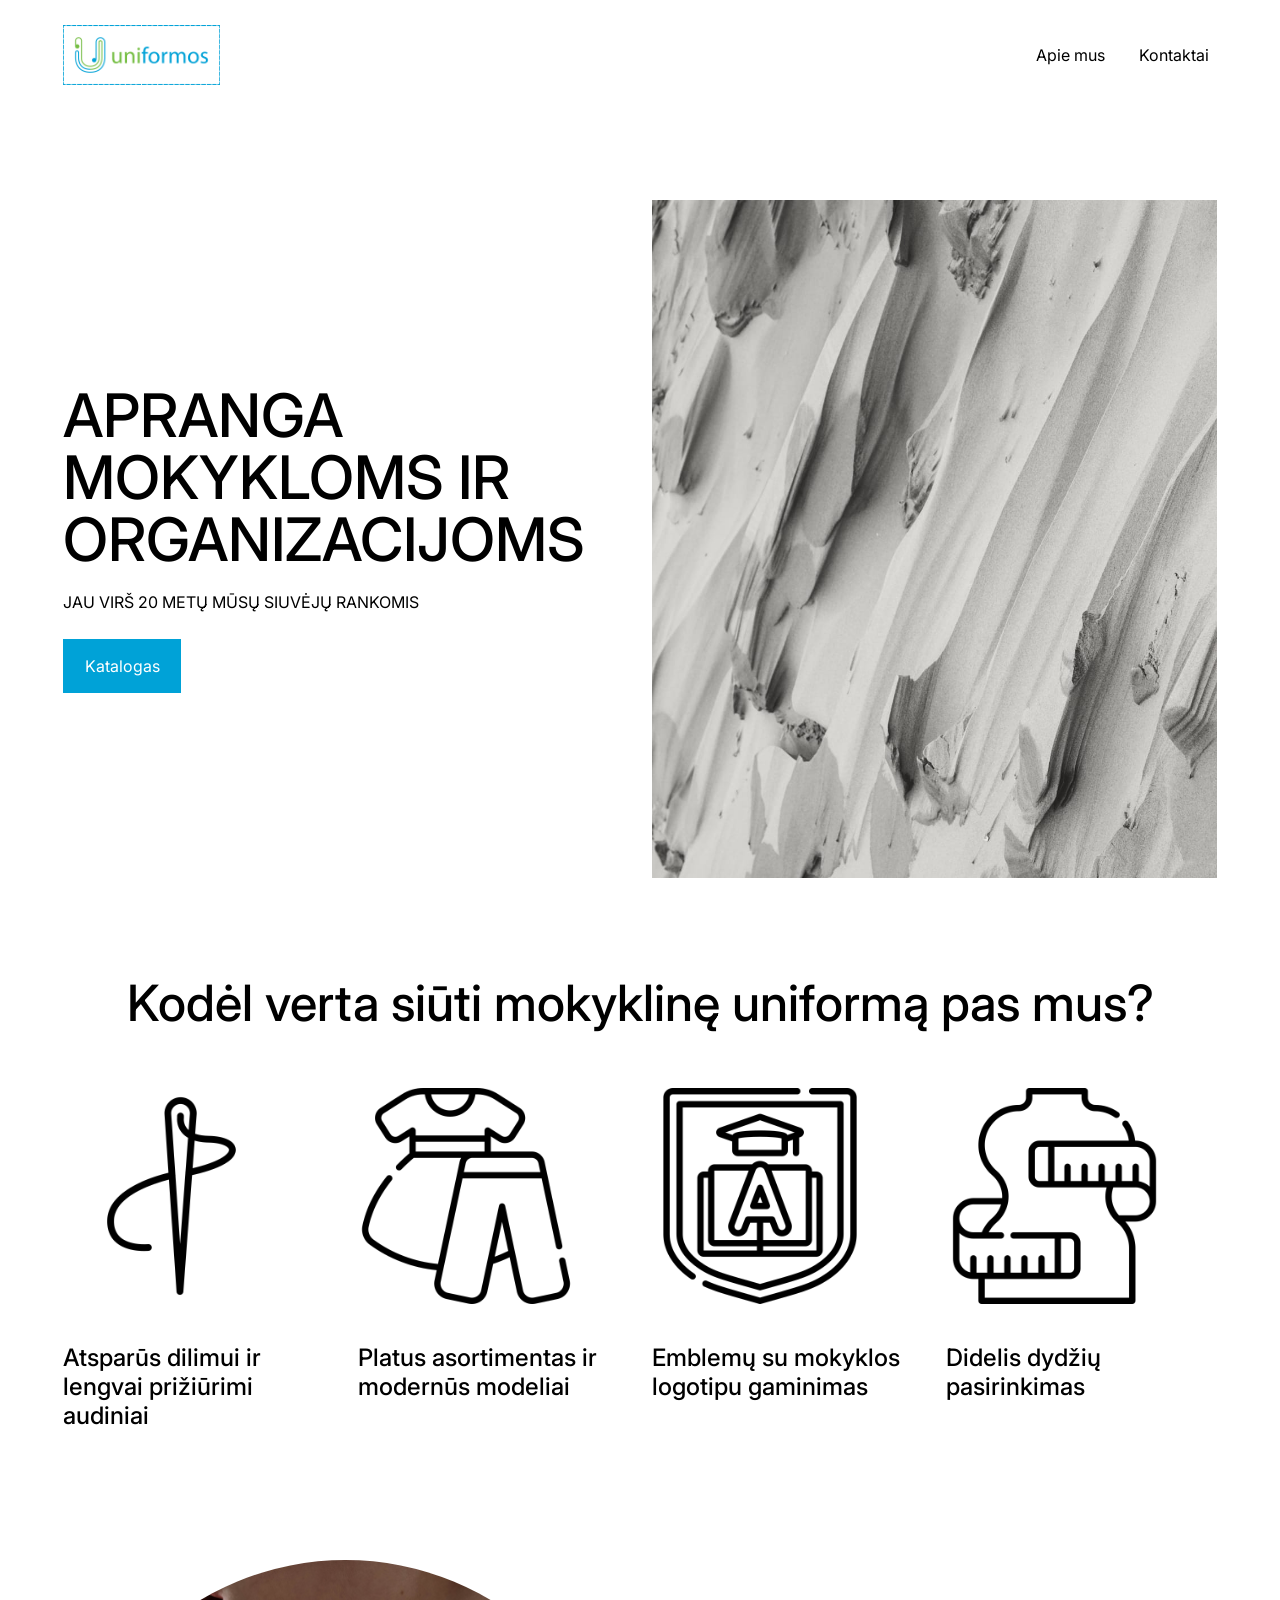
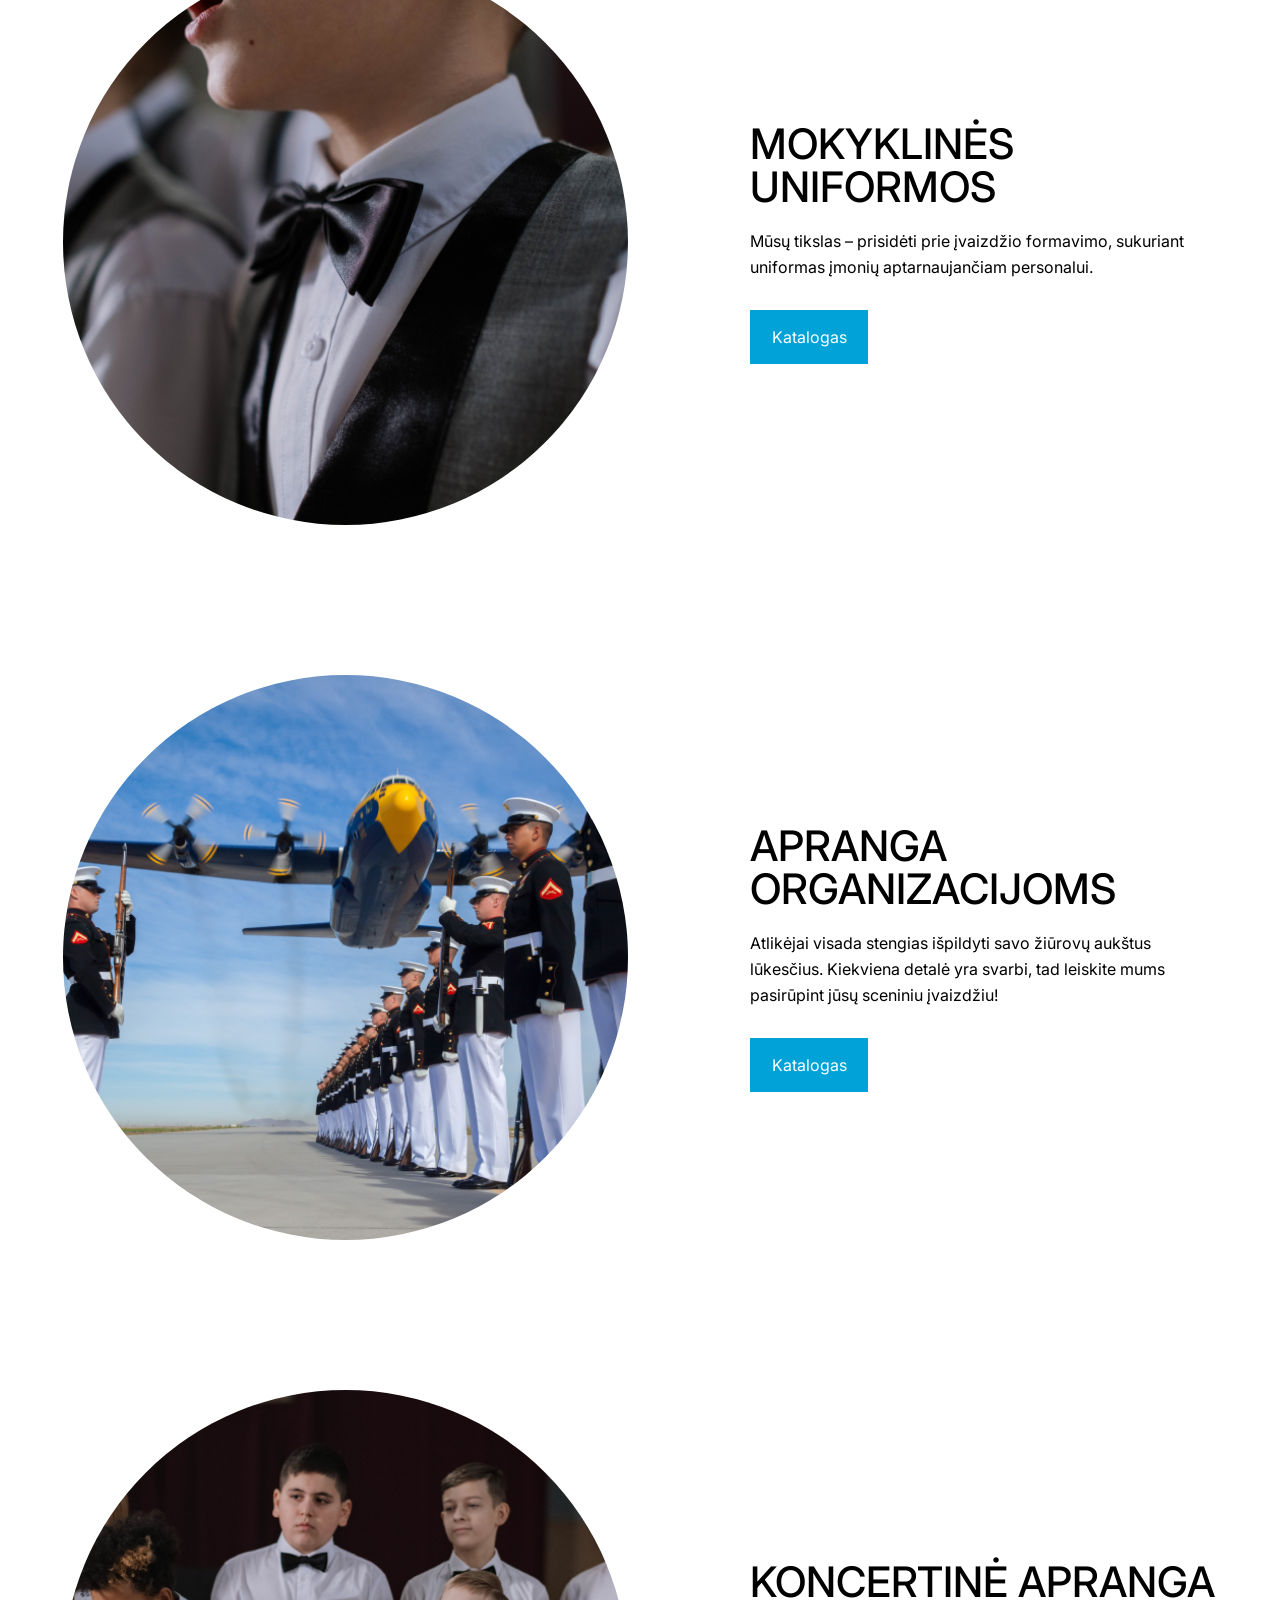
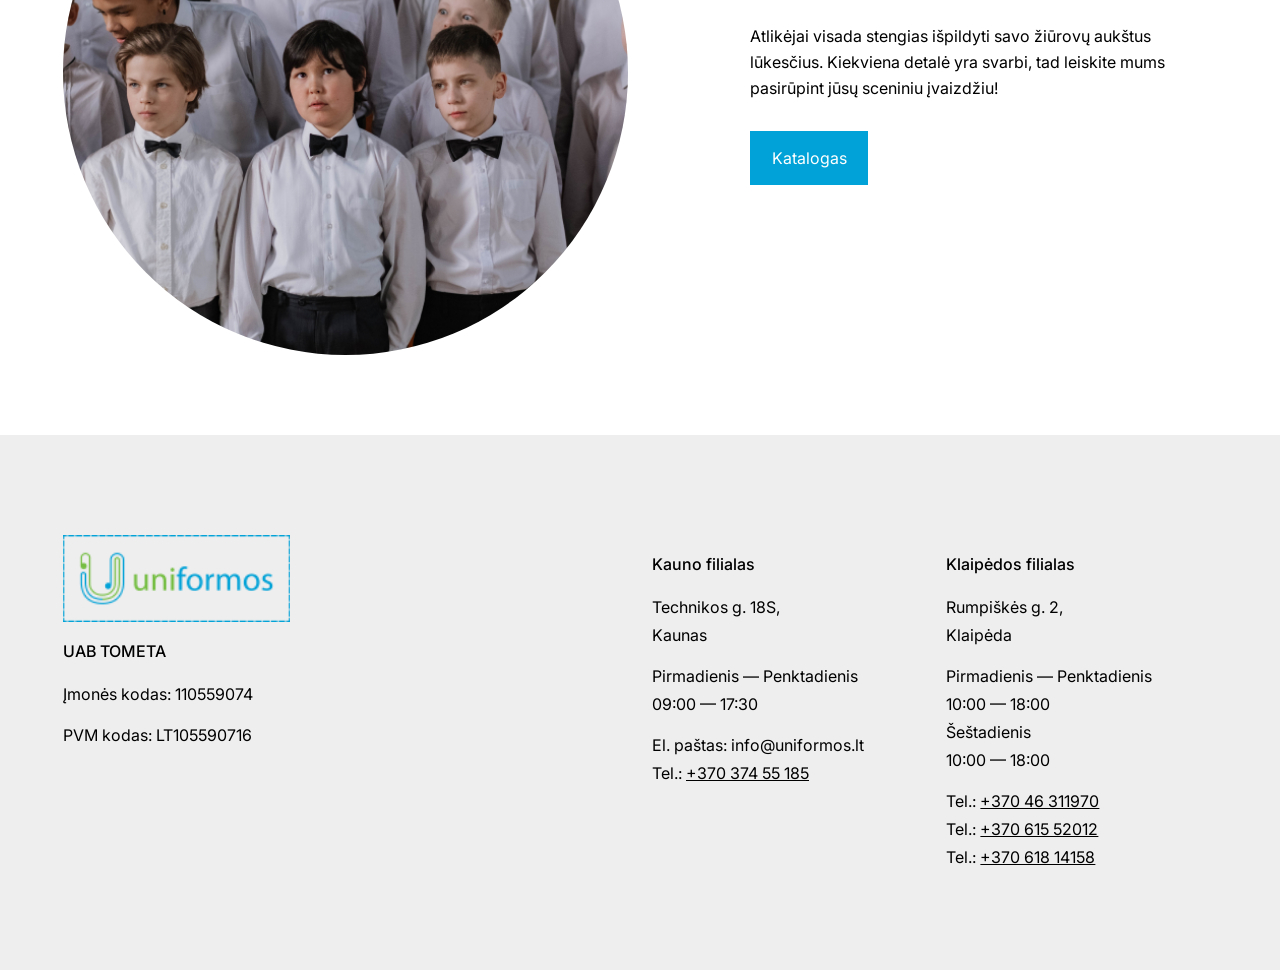
<file: Pages/index.html>
<!DOCTYPE html>
<html lang="en">

<head>
    <meta charset="UTF-8">
    <meta name="viewport" content="width=device-width, initial-scale=1.0">
    <title>uniformos – Mokyklinės uniformos, kostiumai</title>
    <link rel="icon" type="image/png" href="../Images/logo.png">
<link rel="stylesheet" href="https://cdn.jsdelivr.net/npm/bootstrap@5.3.3/dist/css/bootstrap.min.css">
<link rel="stylesheet" href="https://cdnjs.cloudflare.com/ajax/libs/font-awesome/6.0.0-beta3/css/all.min.css">
<link rel="stylesheet" href="../CSS/common.css">
<link rel="stylesheet" href="../CSS/index.css">
<link rel="stylesheet" href="../CSS/responsive.css">
</head>
<body>
    <!-- =================================navbar markup start=========================== -->
    <nav class="navbar navbar-expand-lg">
        <div class="container">
            <a class="navbar-brand" href="../Pages/index.html">
                <picture>
                    <img class="navbar-logo" src="../Images/logo.png" alt="Logo">
                </picture>
            </a>
            <button class="navbar-toggler" type="button" data-bs-toggle="collapse" data-bs-target="#navbarNav"
                aria-controls="navbarNav" aria-expanded="false" aria-label="Toggle navigation">
                <span class="collapsed-bar"><i class="fa-solid fa-xmark"></i></span>
                <span class="collapsed-x"><i class="fa-solid fa-bars"></i></span>
            </button>
            <div class="collapse navbar-collapse" id="navbarNav">
                <ul class="navbar-nav">
                    <li class="nav-item">
                        <a class="nav-link" aria-current="page" href="../Pages/about.html">Apie mus</a>
                    </li>
                    <li class="nav-item">
                        <a class="nav-link" aria-current="page" href="../Pages/contact.html">Kontaktai</a>
                    </li>
                </ul>
            </div>
        </div>
    </nav>
    <!-- --------------------------------navbar markup end------------------------------ -->
    <!-- =================================Banner markup start=========================== -->
    <section id="banner-part">
        <div class="container">
            <div class="row align-items-center">
                <div class="col-lg-6 col-md-6">
                    <div class="banner-content">
                        <div class="banner-text">
                            <h1 class="banner-heading">APRANGA MOKYKLOMS IR ORGANIZACIJOMS</h1>
                            <p class="banner-description">JAU VIRŠ 20 METŲ MŪSŲ SIUVĖJŲ RANKOMIS</p>
                        </div>
                        <div class="banner-button">
                            <a class="common-btn" href="#">Katalogas</a>
                        </div>
                    </div>
                </div>
                <div class="col-lg-6 col-md-6">
                    <div class="banner-image">
                        <picture>
                            <img class="img-fluid w-100" src="../Images/home.png" alt="Banner Image">
                        </picture>
                    </div>
                </div>
            </div>
        </div>
    </section>
    <!-- --------------------------------Banner markup end------------------------------ -->
    <!-- =================================Why Choose Us markup start=========================== -->
    <section id="why-choose-us">
        <div class="container">
            <div class="row">
                <div class="col-lg-12">
                    <div class="section-header">
                        <h2 class="section-title">Kodėl verta siūti mokyklinę uniformą pas mus?</h2>
                    </div>
                </div>
            </div>
            <div class="row why-choose-us-row">
                <div class="col-lg-3 col-md-3">
                    <div class="feature-item">
                        <picture>
                            <img class="feature-img img-fluid" src="../Images/whyChooseUs.png"
                                alt="Durable and easy to maintain fabrics">
                        </picture>
                        <p class="feature-summary">Atsparūs dilimui ir lengvai prižiūrimi audiniai</p>
                    </div>
                </div>
                <div class="col-lg-3 col-md-3">
                    <div class="feature-item">
                        <picture>
                            <img class="feature-img img-fluid" src="../Images/whyChooseUs2.png"
                                alt="Wide range and modern designs">
                        </picture>
                        <p class="feature-summary">Platus asortimentas ir modernūs modeliai</p>
                    </div>
                </div>
                <div class="col-lg-3 col-md-3">
                    <div class="feature-item">
                        <picture>
                            <img class="feature-img img-fluid" src="../Images/whyChooseUs3.png"
                                alt="Production of emblems with the school logo">
                        </picture>
                        <p class="feature-summary">Emblemų su mokyklos logotipu gaminimas</p>
                    </div>
                </div>
                <div class="col-lg-3 col-md-3">
                    <div class="feature-item">
                        <picture>
                            <img class="feature-img img-fluid" src="../Images/whyChooseUs4.png"
                                alt="Wide range of sizes">
                        </picture>
                        <p class="feature-summary">Didelis dydžių pasirinkimas</p>
                    </div>
                </div>
            </div>
        </div>
    </section>

    <!-- --------------------------------Why Choose Us markup end------------------------------ -->
    <!-- =================================uniform markup start=========================== -->
    <section id="uniform-section">
        <div class="container">
            <div class="row">
                <div class="col-lg-12">
                    <div class="uniform-content">
                        <div class="row align-items-center">
                            <div class="col-lg-6 col-md-6">
                                <div class="uniform-image">
                                    <picture>
                                        <img class="uniform-img img-fluid w-100" src="../Images/uniform.png"
                                            alt="School Uniform">
                                    </picture>
                                </div>
                            </div>
                            <div class="col-lg-5 col-md-6 offset-lg-1">
                                <div class="uniform-details">
                                    <h2 class="uniform-title">MOKYKLINĖS UNIFORMOS</h2>
                                    <p class="uniform-description">Mūsų tikslas – prisidėti prie įvaizdžio formavimo,
                                        sukuriant uniformas įmonių aptarnaujančiam personalui.</p>
                                    <div class="uniform-button">
                                        <a class="common-btn" href="#">Katalogas</a>
                                    </div>
                                </div>
                            </div>
                        </div>
                        <div class="row align-items-center">
                            <div class="col-lg-6 col-md-6">
                                <div class="uniform-image">
                                    <picture>
                                        <img class="uniform-img img-fluid w-100" src="../Images/uniform2.png"
                                            alt="Corporate Uniform">
                                    </picture>
                                </div>
                            </div>
                            <div class="col-lg-5 col-md-6 offset-lg-1">
                                <div class="uniform-details">
                                    <h2 class="uniform-title">APRANGA ORGANIZACIJOMS</h2>
                                    <p class="uniform-description">Atlikėjai visada stengias išpildyti savo žiūrovų
                                        aukštus lūkesčius. Kiekviena detalė yra svarbi, tad leiskite mums pasirūpint
                                        jūsų sceniniu įvaizdžiu!</p>
                                    <div class="uniform-button">
                                        <a class="common-btn" href="#">Katalogas</a>
                                    </div>
                                </div>
                            </div>
                        </div>
                        <div class="row align-items-center">
                            <div class="col-lg-6 col-md-6">
                                <div class="uniform-image">
                                    <picture>
                                        <img class="uniform-img img-fluid w-100" src="../Images/uniform3.png"
                                            alt="Concert Attire">
                                    </picture>
                                </div>
                            </div>
                            <div class="col-lg-5 col-md-6 offset-lg-1">
                                <div class="uniform-details">
                                    <h2 class="uniform-title">KONCERTINĖ APRANGA</h2>
                                    <p class="uniform-description">Atlikėjai visada stengias išpildyti savo žiūrovų
                                        aukštus lūkesčius. Kiekviena detalė yra svarbi, tad leiskite mums pasirūpint
                                        jūsų sceniniu įvaizdžiu!</p>
                                    <div class="uniform-button">
                                        <a class="common-btn" href="#">Katalogas</a>
                                    </div>
                                </div>
                            </div>
                        </div>
                    </div>
                </div>
            </div>
        </div>
    </section>

    <!-- --------------------------------uniform markup end------------------------------ -->
    <!-- =================================footer markup start=========================== -->
    <footer id="footer-section">
        <div class="container">
            <div class="row footer-row">
                <div class="col-lg-6 col-md-6">
                    <div class="footer-section-logo">
                        <a href="../Pages/index.html">
                            <picture>
                                <img class="footer-logo img-fluid" src="../Images/logo.png" alt="Company Logo">
                            </picture>
                        </a>
                    </div>
                    <div class="footer-company-info">
                        <h2 class="branch-title">UAB TOMETA</h2>
                        <ul class="company-list">
                            <li class="company-item">Įmonės kodas: 110559074</li>
                            <li class="company-item">PVM kodas: LT105590716</li>
                        </ul>
                    </div>
                </div>
                <div class="col-lg-3 col-md-3">
                    <div class="footer-branch">
                        <h2 class="branch-title">Kauno filialas</h2>
                        <ul class="branch-info">
                            <li class="branch-item">
                                <span>Technikos g. 18S,</span>
                                <span>Kaunas</span>
                            </li>
                            <li class="branch-item">
                                <span>Pirmadienis — Penktadienis</span>
                                <span>09:00 — 17:30</span>
                            </li>
                            <li class="branch-item">
                                <span>El. paštas: info@uniformos.lt</span>
                                <span>Tel.: <a href="tel:+37037455185">+370 374 55 185</a></span>
                            </li>
                        </ul>
                    </div>
                </div>
                <div class="col-lg-3 col-md-3">
                    <div class="footer-branch">
                        <h2 class="branch-title">Klaipėdos filialas</h2>
                        <ul class="branch-info">
                            <li class="branch-item">
                                <span>Rumpiškės g. 2,</span>
                                <span>Klaipėda</span>
                            </li>
                            <li class="branch-item">
                                <span>Pirmadienis — Penktadienis</span>
                                <span>10:00 — 18:00</span>
                                <span>Šeštadienis</span>
                                <span>10:00 — 18:00</span>
                            </li>
                            <li class="branch-item">
                                <span>Tel.: <a href="tel:+37046311970">+370 46 311970</a></span>
                                <span>Tel.: <a href="tel:+37061552012">+370 615 52012</a></span>
                                <span>Tel.: <a href="tel:+37061814158">+370 618 14158</a></span>
                            </li>
                        </ul>
                    </div>
                </div>
            </div>
        </div>
    </footer>
    <!-- --------------------------------footer markup end------------------------------ -->
    <script src="https://cdn.jsdelivr.net/npm/bootstrap@5.3.3/dist/js/bootstrap.bundle.min.js"></script>
    <script src="../Js/script.js"></script>
</body>
</html>
</file>
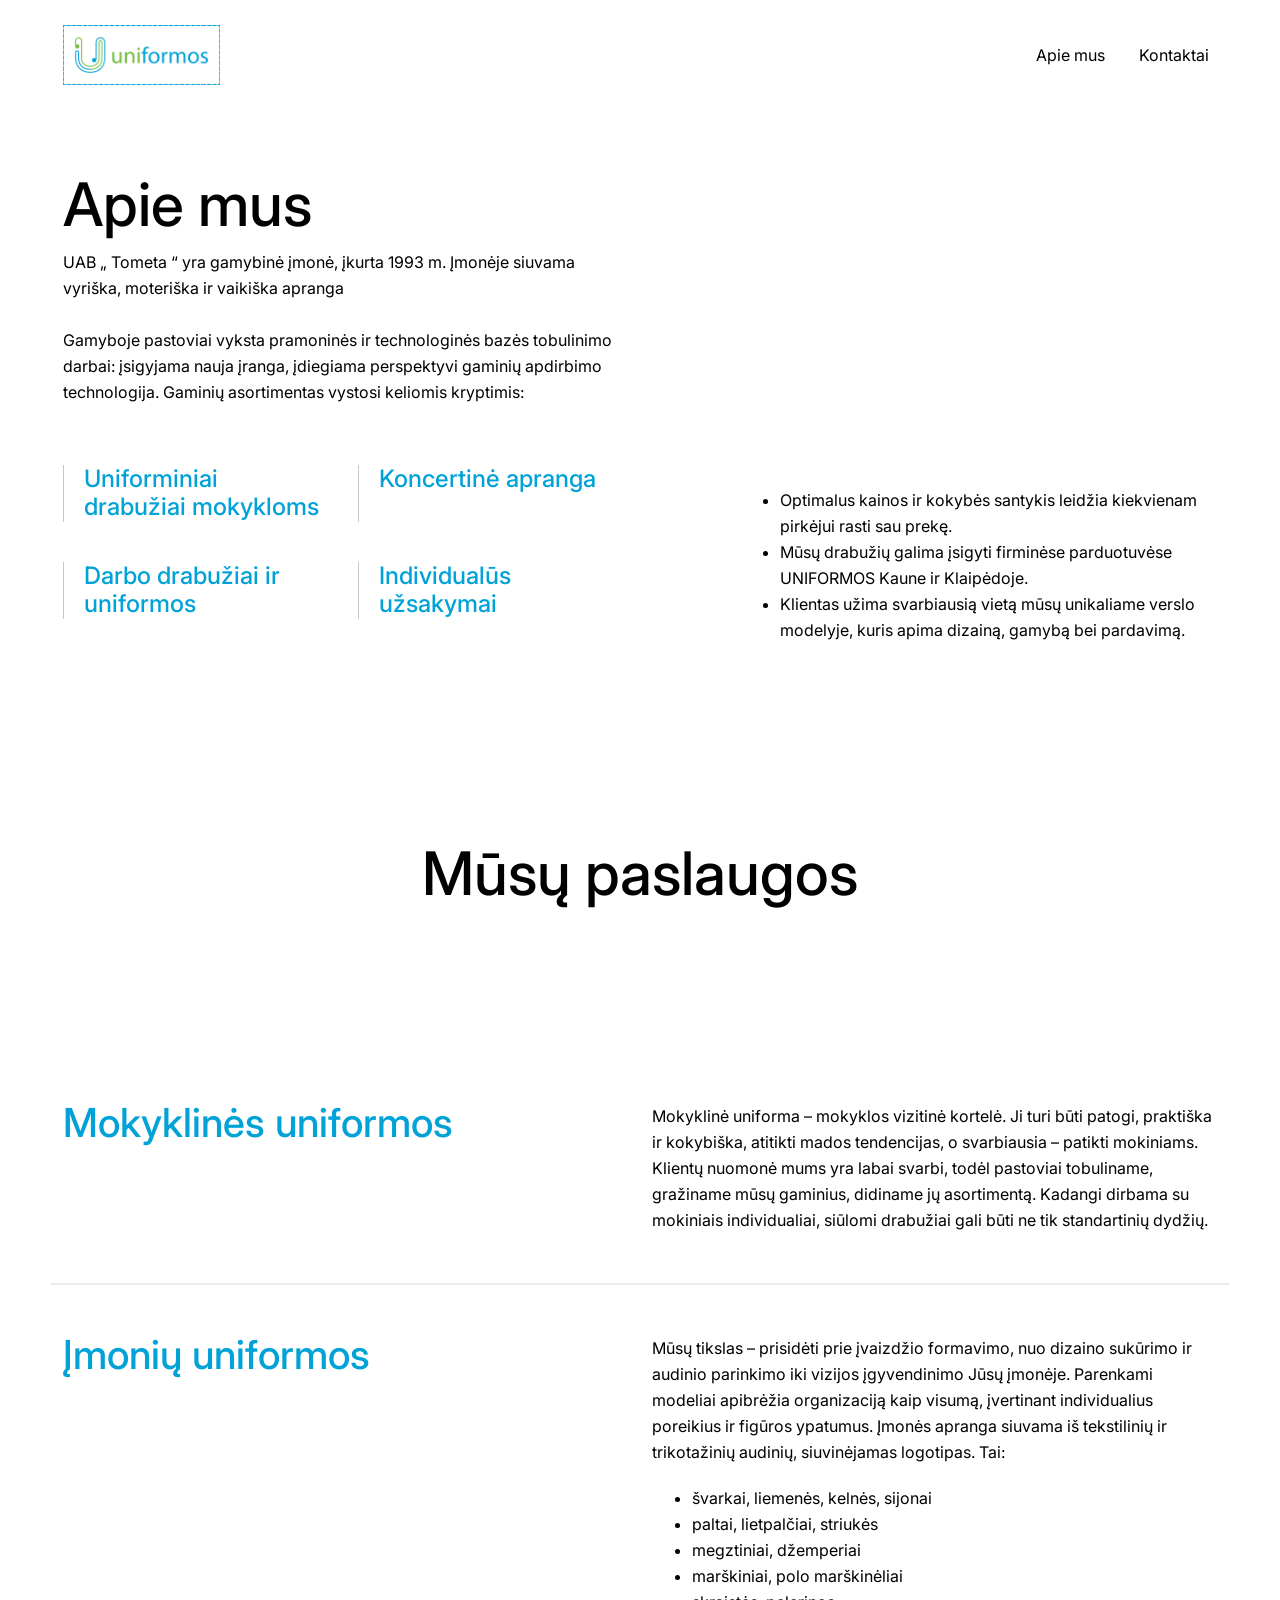
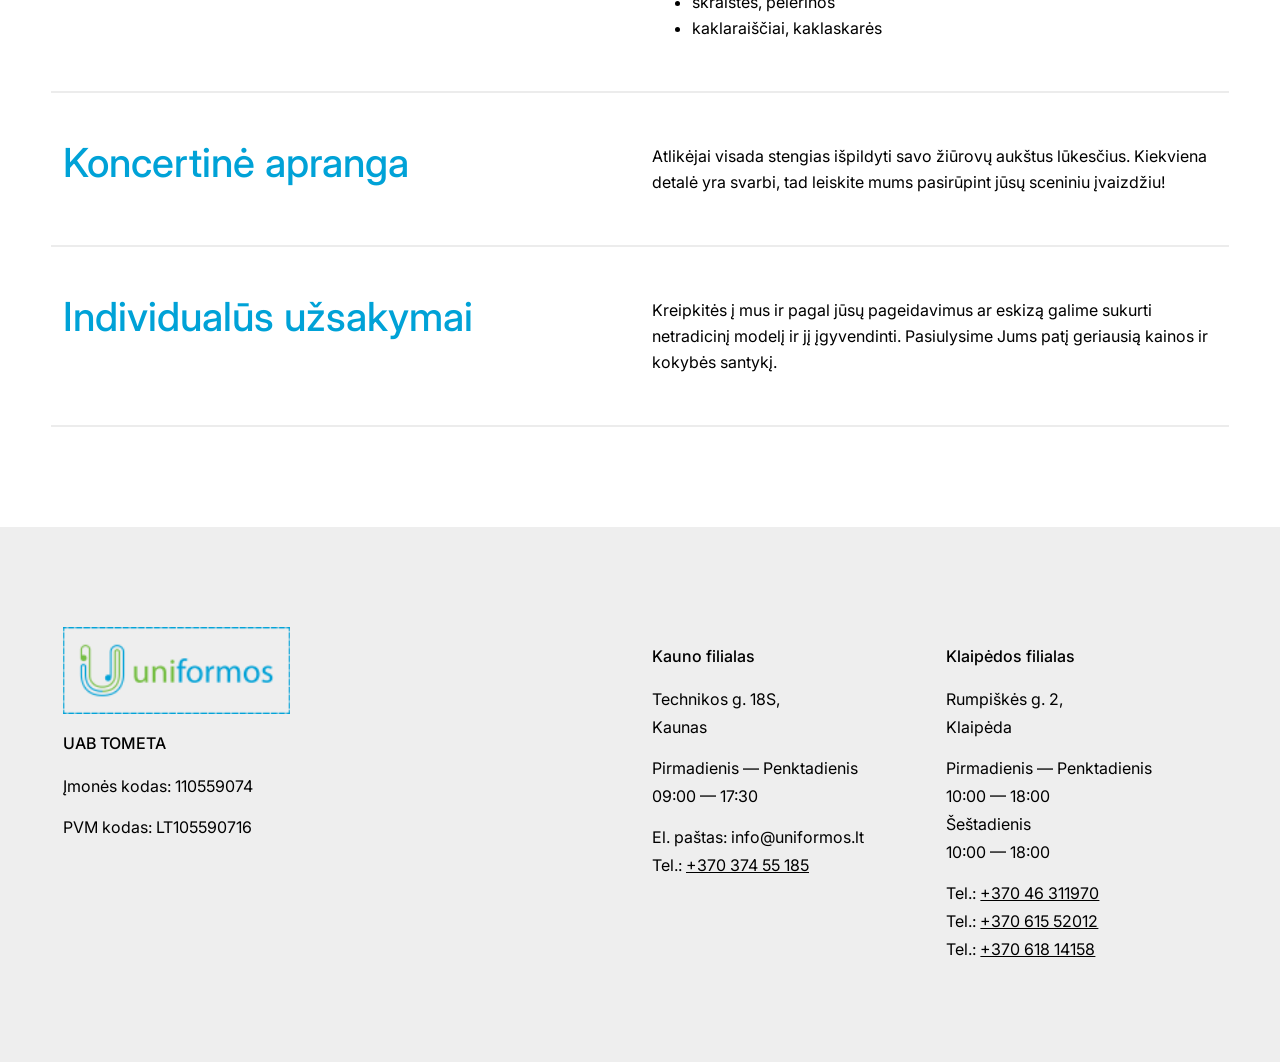
<file: about.html>
<!DOCTYPE html>
<html lang="en">

<head>
    <meta charset="UTF-8">
    <meta name="viewport" content="width=device-width, initial-scale=1.0">
    <title>About – uniformos</title>
    <link rel="icon" type="image/png" href="./Images/logo.png">
<link rel="stylesheet" href="https://cdnjs.cloudflare.com/ajax/libs/font-awesome/6.0.0-beta3/css/all.min.css">
<link rel="stylesheet" href="https://cdn.jsdelivr.net/npm/bootstrap@5.3.3/dist/css/bootstrap.min.css">
<link rel="stylesheet" href="./CSS/common.css">
<link rel="stylesheet" href="./CSS/index.css">
<link rel="stylesheet" href="./CSS/responsive.css">
</head>
<body>
    <!-- =================================navbar markup start=========================== -->
    <nav class="navbar navbar-expand-lg">
        <div class="container">
            <a class="navbar-brand" href="./home.html">
                <picture>
                    <img class="navbar-logo" src="./Images/logo.png" alt="Logo">
                </picture>
            </a>
            <button class="navbar-toggler" type="button" data-bs-toggle="collapse" data-bs-target="#navbarNav"
                aria-controls="navbarNav" aria-expanded="false" aria-label="Toggle navigation">
                <span class="collapsed-bar"><i class="fa-solid fa-xmark"></i></span>
                <span class="collapsed-x"><i class="fa-solid fa-bars"></i></span>
            </button>
            <div class="collapse navbar-collapse" id="navbarNav">
                <ul class="navbar-nav">
                    <li class="nav-item">
                        <a class="nav-link" aria-current="page" href="./about.html">Apie mus</a>
                    </li>
                    <li class="nav-item">
                        <a class="nav-link" aria-current="page" href="./contact.html">Kontaktai</a>
                    </li>
                </ul>
            </div>
        </div>
    </nav>
    <!-- --------------------------------navbar markup end------------------------------ -->
    <!-- =================================about us markup start=========================== -->
    <section id="aboutUs_part">
        <div class="container">
            <div class="row align-items-center">
                <div class="col-lg-6 col-md-6">
                    <div class="aboutUs_text">
                        <h2 class="aboutUs_title">Apie mus</h2>
                        <p class="aboutUs_summery">UAB „ Tometa “ yra gamybinė įmonė, įkurta 1993 m. Įmonėje siuvama
                            vyriška, moteriška ir vaikiška apranga <br> <br> Gamyboje pastoviai vyksta pramoninės ir
                            technologinės bazės tobulinimo darbai: įsigyjama nauja įranga, įdiegiama perspektyvi gaminių
                            apdirbimo technologija. Gaminių asortimentas vystosi keliomis kryptimis:</p>
                    </div>
                    <div class="aboutUs_left">
                        <div class="row aboutUs_left_row">
                            <div class="col-lg-6 col-md-6">
                                <div class="aboutUs_left_item">
                                    <h3>Uniforminiai <br> drabužiai mokykloms</h3>
                                </div>
                            </div>
                            <div class="col-lg-6 col-md-6">
                                <div class="aboutUs_left_item">
                                    <h3>Koncertinė apranga</h3>
                                </div>
                            </div>
                            <div class="col-lg-6 col-md-6">
                                <div class="aboutUs_left_item">
                                    <h3>Darbo drabužiai ir uniformos</h3>
                                </div>
                            </div>
                            <div class="col-lg-6 col-md-6">
                                <div class="aboutUs_left_item">
                                    <h3>Individualūs užsakymai</h3>
                                </div>
                            </div>
                        </div>
                    </div>
                </div>
                <div class="col-lg-5 col-md-6 offset-lg-1">
                    <div class="aboutUs_right">
                        <div class="aboutUs_video">
                            <iframe src="https://www.youtube.com/embed/fQ_tiCB25gk" frameborder="0"
                                allow="accelerometer; autoplay; clipboard-write; encrypted-media; gyroscope; picture-in-picture"
                                allowfullscreen></iframe>
                        </div>
                        <div class="about_right_summery">
                            <ul class="about_right_list">
                                <li class="about_right_item">Optimalus kainos ir kokybės santykis leidžia kiekvienam
                                    pirkėjui rasti sau prekę.</li>
                                <li class="about_right_item">Mūsų drabužių galima įsigyti firminėse parduotuvėse
                                    UNIFORMOS Kaune ir Klaipėdoje.</li>
                                <li class="about_right_item">Klientas užima svarbiausią vietą mūsų unikaliame verslo
                                    modelyje, kuris apima dizainą, gamybą bei pardavimą.</li>
                            </ul>
                        </div>
                    </div>
                </div>
            </div>
        </div>
    </section>
    <!-- --------------------------------about us markup end------------------------------ -->
    <!-- ================================= ourService markup start=========================== -->
    <section id="ourService">
        <div class="container">
            <div class="row">
                <div class="col-lg-12">
                    <div class="ourService_heading">
                        <h2 class="ourService_title">Mūsų paslaugos</h2>
                    </div>
                </div>
            </div>
            <div class="row ourService_row">
                <div class="col-lg-5 col-md-6">
                    <div class="ourService_head">
                        <h2 class="ourService_heading_title">Mokyklinės uniformos</h2>
                    </div>
                </div>
                <div class="col-lg-6 col-md-6 offset-lg-1">
                    <p class="ourService_summery">Mokyklinė uniforma – mokyklos vizitinė kortelė. Ji turi būti patogi,
                        praktiška ir kokybiška, atitikti mados tendencijas, o svarbiausia – patikti mokiniams. Klientų
                        nuomonė mums yra labai svarbi, todėl pastoviai tobuliname, gražiname mūsų gaminius, didiname jų
                        asortimentą. Kadangi dirbama su mokiniais individualiai, siūlomi drabužiai gali būti ne tik
                        standartinių dydžių.</p>
                </div>
            </div>
            <div class="row ourService_row">
                <div class="col-lg-5 col-md-6">
                    <div class="ourService_head">
                        <h2 class="ourService_heading_title">Įmonių uniformos</h2>
                    </div>
                </div>
                <div class="col-lg-6 col-md-6 offset-lg-1">
                    <p class="ourService_summery">Mūsų tikslas – prisidėti prie įvaizdžio formavimo, nuo dizaino
                        sukūrimo ir audinio parinkimo iki vizijos įgyvendinimo Jūsų įmonėje. Parenkami modeliai
                        apibrėžia organizaciją kaip visumą, įvertinant individualius poreikius ir figūros ypatumus.
                        Įmonės apranga siuvama iš tekstilinių ir trikotažinių audinių, siuvinėjamas logotipas. Tai:</p>
                    <ul class="ourService_list">
                        <li class="ourService_item">švarkai, liemenės, kelnės, sijonai</li>
                        <li class="ourService_item">paltai, lietpalčiai, striukės</li>
                        <li class="ourService_item">megztiniai, džemperiai</li>
                        <li class="ourService_item">marškiniai, polo marškinėliai</li>
                        <li class="ourService_item">skraistės, pelerinos</li>
                        <li class="ourService_item">kaklaraiščiai, kaklaskarės</li>
                    </ul>
                </div>
            </div>
            <div class="row ourService_row">
                <div class="col-lg-5 col-md-6">
                    <div class="ourService_head">
                        <h2 class="ourService_heading_title">Koncertinė apranga</h2>
                    </div>
                </div>
                <div class="col-lg-6 col-md-6 offset-lg-1">
                    <p class="ourService_summery">Atlikėjai visada stengias išpildyti savo žiūrovų aukštus lūkesčius.
                        Kiekviena detalė yra svarbi, tad leiskite mums pasirūpint jūsų sceniniu įvaizdžiu!</p>
                </div>
            </div>
            <div class="row ourService_row">
                <div class="col-lg-5 col-md-6">
                    <div class="ourService_head">
                        <h2 class="ourService_heading_title">Individualūs užsakymai</h2>
                    </div>
                </div>
                <div class="col-lg-6 col-md-6 offset-lg-1">
                    <p class="ourService_summery">Kreipkitės į mus ir pagal jūsų pageidavimus ar eskizą galime sukurti
                        netradicinį modelį ir jį įgyvendinti. Pasiulysime Jums patį geriausią kainos ir kokybės santykį.
                    </p>
                </div>
            </div>
        </div>
    </section>
    <!-- -------------------------------- ourService markup end------------------------------ -->
    <!-- =================================footer markup start=========================== -->
    <footer id="footer-section">
        <div class="container">
            <div class="row footer-row">
                <div class="col-lg-6 col-md-6">
                    <div class="footer-section-logo">
                        <a href="./home.html">
                            <picture>
                                <img class="footer-logo img-fluid" src="./Images/logo.png" alt="Company Logo">
                            </picture>
                        </a>
                    </div>
                    <div class="footer-company-info">
                        <h2 class="branch-title">UAB TOMETA</h2>
                        <ul class="company-list">
                            <li class="company-item">Įmonės kodas: 110559074</li>
                            <li class="company-item">PVM kodas: LT105590716</li>
                        </ul>
                    </div>
                </div>
                <div class="col-lg-3 col-md-3">
                    <div class="footer-branch">
                        <h2 class="branch-title">Kauno filialas</h2>
                        <ul class="branch-info">
                            <li class="branch-item">
                                <span>Technikos g. 18S,</span>
                                <span>Kaunas</span>
                            </li>
                            <li class="branch-item">
                                <span>Pirmadienis — Penktadienis</span>
                                <span>09:00 — 17:30</span>
                            </li>
                            <li class="branch-item">
                                <span>El. paštas: info@uniformos.lt</span>
                                <span>Tel.: <a href="tel:+37037455185">+370 374 55 185</a></span>
                            </li>
                        </ul>
                    </div>
                </div>
                <div class="col-lg-3 col-md-3">
                    <div class="footer-branch">
                        <h2 class="branch-title">Klaipėdos filialas</h2>
                        <ul class="branch-info">
                            <li class="branch-item">
                                <span>Rumpiškės g. 2,</span>
                                <span>Klaipėda</span>
                            </li>
                            <li class="branch-item">
                                <span>Pirmadienis — Penktadienis</span>
                                <span>10:00 — 18:00</span>
                                <span>Šeštadienis</span>
                                <span>10:00 — 18:00</span>
                            </li>
                            <li class="branch-item">
                                <span>Tel.: <a href="tel:+37046311970">+370 46 311970</a></span>
                                <span>Tel.: <a href="tel:+37061552012">+370 615 52012</a></span>
                                <span>Tel.: <a href="tel:+37061814158">+370 618 14158</a></span>
                            </li>
                        </ul>
                    </div>
                </div>
            </div>
        </div>
    </footer>
    <!-- --------------------------------footer markup end------------------------------ -->
    <script src="https://cdn.jsdelivr.net/npm/bootstrap@5.3.3/dist/js/bootstrap.bundle.min.js"></script>
    <script src="./Js/script.js"></script>
</body>

</html>
</file>
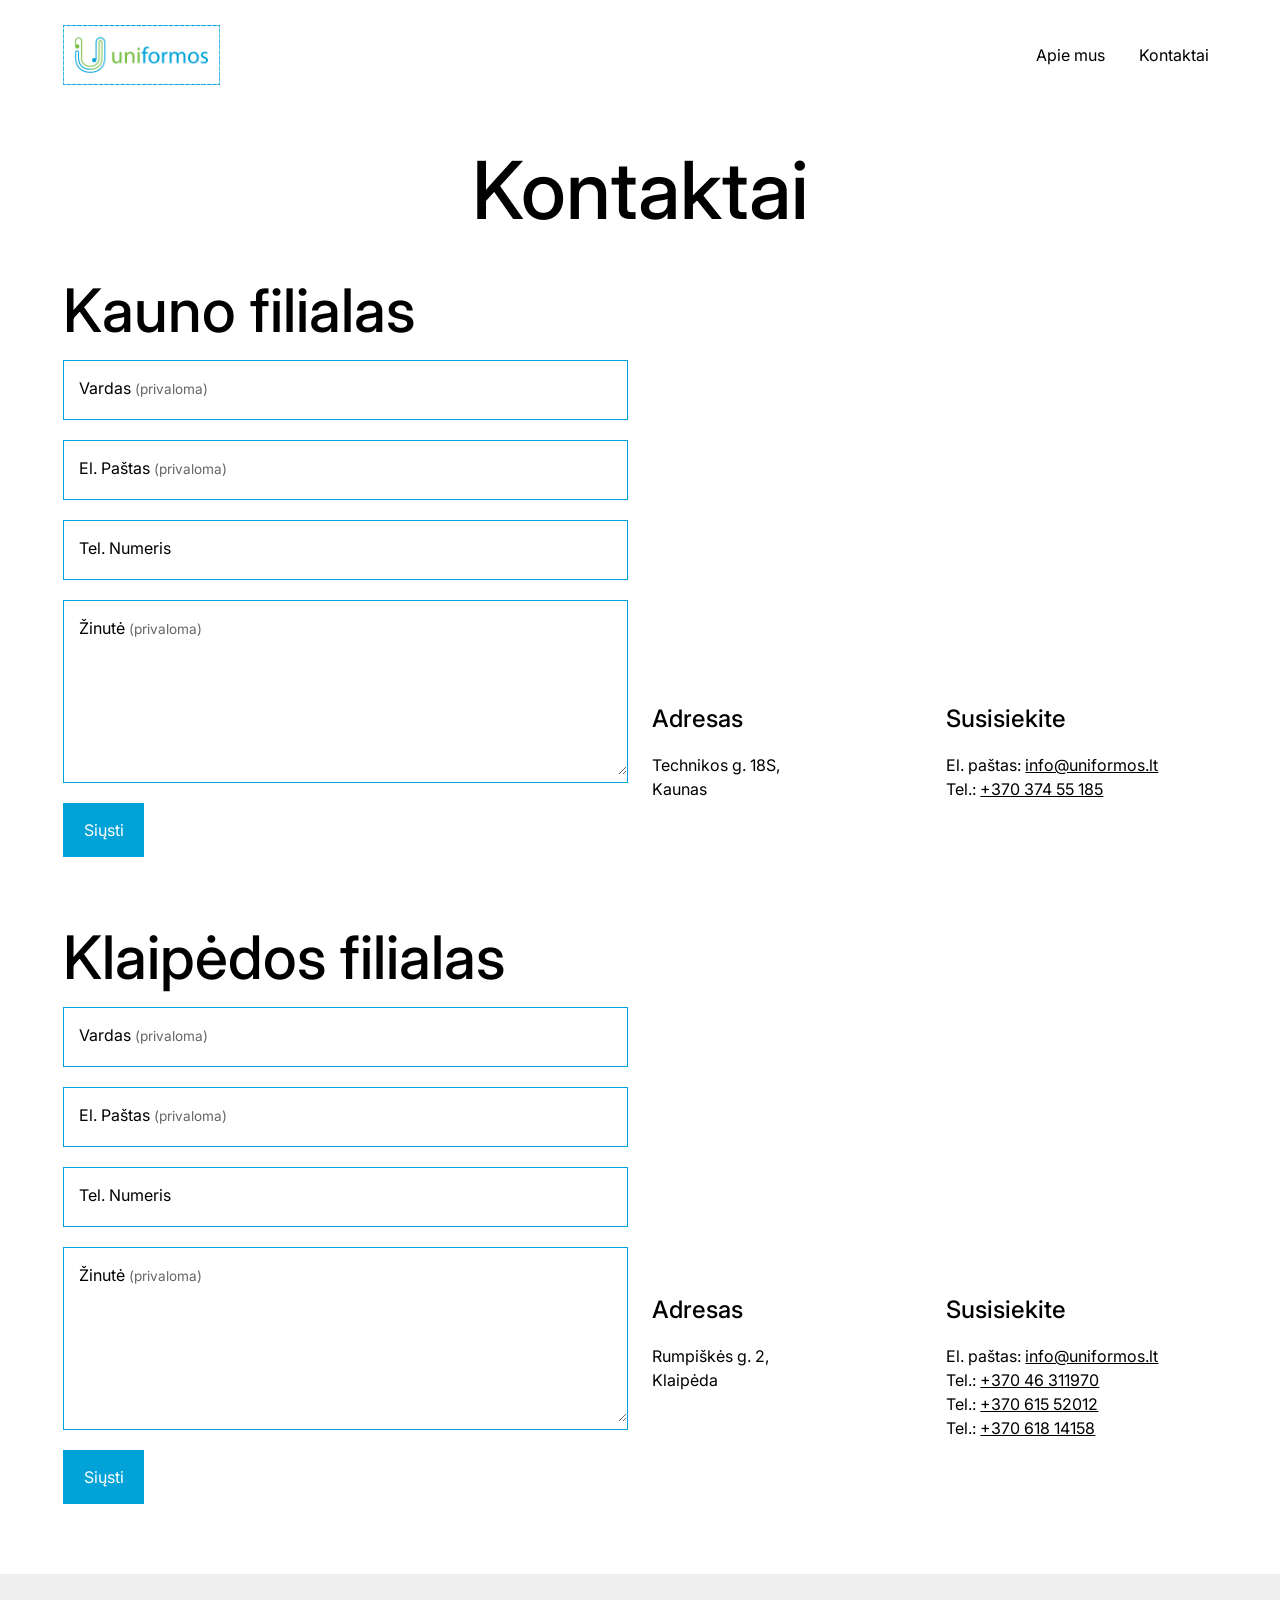
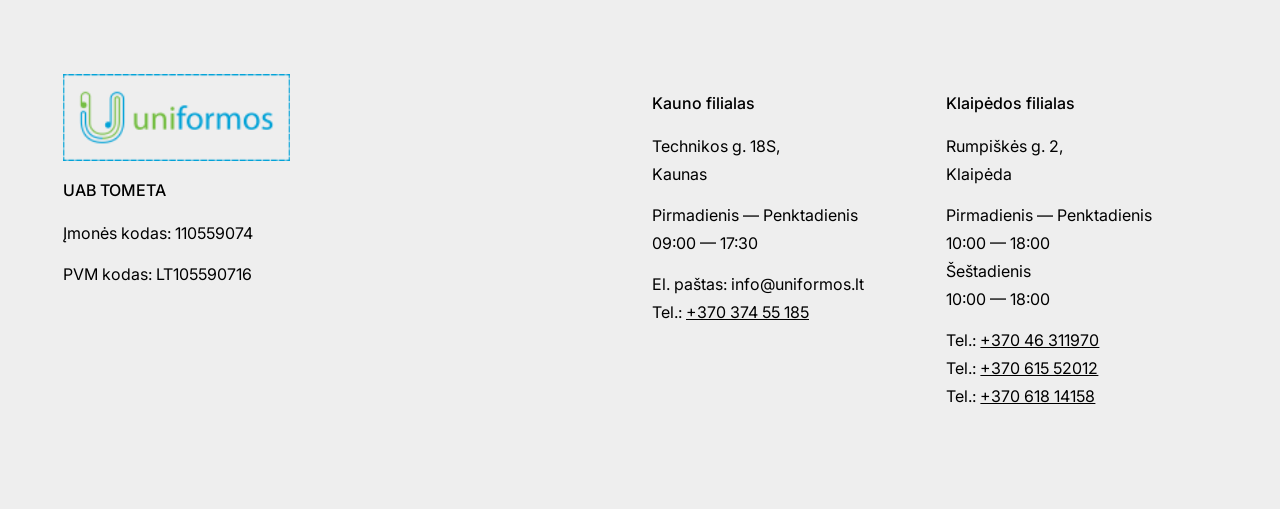
<file: contact.html>
<!DOCTYPE html>
<html lang="en">

<head>
    <meta charset="UTF-8">
    <meta name="viewport" content="width=device-width, initial-scale=1.0">
    <title>Contact – uniformos</title>
    <link rel="icon" type="image/png" href="./Images/logo.png">
<link rel="stylesheet" href="https://cdnjs.cloudflare.com/ajax/libs/font-awesome/6.0.0-beta3/css/all.min.css">
<link rel="stylesheet" href="https://cdn.jsdelivr.net/npm/bootstrap@5.3.3/dist/css/bootstrap.min.css">
<link rel="stylesheet" href="./CSS/common.css">
<link rel="stylesheet" href="./CSS/index.css">
<link rel="stylesheet" href="./CSS/responsive.css">
</head>
<body>
    <!-- =================================navbar markup start=========================== -->
    <nav class="navbar navbar-expand-lg">
        <div class="container">
            <a class="navbar-brand" href="./home.html">
                <picture>
                    <img class="navbar-logo" src="./Images/logo.png" alt="Logo">
                </picture>
            </a>
            <button class="navbar-toggler" type="button" data-bs-toggle="collapse" data-bs-target="#navbarNav"
                aria-controls="navbarNav" aria-expanded="false" aria-label="Toggle navigation">
                <span class="collapsed-bar"><i class="fa-solid fa-xmark"></i></span>
                <span class="collapsed-x"><i class="fa-solid fa-bars"></i></span>
            </button>
            <div class="collapse navbar-collapse" id="navbarNav">
                <ul class="navbar-nav">
                    <li class="nav-item">
                        <a class="nav-link" aria-current="page" href="./about.html">Apie mus</a>
                    </li>
                    <li class="nav-item">
                        <a class="nav-link" aria-current="page" href="./contact.html">Kontaktai</a>
                    </li>
                </ul>
            </div>
        </div>
    </nav>
    <!-- --------------------------------navbar markup end------------------------------ -->
    <!-- =================================Contact markup start=========================== -->
    <section id="contact-section">
        <div class="container">
            <div class="section-header">
                <h2 class="contact-title">Kontaktai</h2>
            </div>
            <div class="contact-content">
                <div class="row align-items-center">
                    <div class="col-lg-6 col-md-6">
                        <div class="contact-form-section">
                            <h3 class="form-title">Kauno filialas</h3>
                            <form id="contact-form" action="#">
                                <div class="form-group">
                                    <input type="text" name="name" id="name-input" required>
                                    <label class="form-label" for="name-input">Vardas <span
                                            class="required-indicator">(privaloma)</span></label>
                                </div>
                                <div class="form-group">
                                    <input type="email" name="email" id="email-input" required>
                                    <label class="form-label" for="email-input">El. Paštas <span
                                            class="required-indicator">(privaloma)</span></label>
                                </div>
                                <div class="form-group">
                                    <input type="tel" name="phone" id="phone-input" required>
                                    <label class="form-label" for="phone-input">Tel. Numeris</label>
                                </div>
                                <div class="form-group message-group">
                                    <textarea name="message" id="message-textarea" rows="6" required></textarea>
                                    <label class="form-label" for="message-textarea">Žinutė <span
                                            class="required-indicator">(privaloma)</span></label>
                                </div>
                                <div class="form-button">
                                    <button class="submit-button">Siųsti</button>
                                </div>
                            </form>
                        </div>
                    </div>
                    <div class="col-lg-6 col-md-6">
                        <div class="map-section">
                            <iframe
                                src="https://www.google.com/maps/embed?pb=!1m18!1m12!1m3!1d58563.279879240625!2d91.14204196347036!3d23.453069083679583!2m3!1f0!2f0!3f0!3m2!1i1024!2i768!4f13.1!3m3!1m2!1s0x37547f249815015d%3A0x549a77e542115f77!2sCumilla!5e0!3m2!1sen!2sbd!4v1723030865631!5m2!1sen!2sbd"
                                style="border:0;" allowfullscreen="" loading="lazy"
                                referrerpolicy="no-referrer-when-downgrade"></iframe>
                        </div>
                        <div class="row address-section">
                            <div class="col-lg-6 col-md-6">
                                <div class="address-col">
                                    <h2 class="address-title">Adresas</h2>
                                    <ul class="address-list">
                                        <li class="address-item">Technikos g. 18S,</li>
                                        <li class="address-item">Kaunas</li>
                                    </ul>
                                </div>
                            </div>
                            <div class="col-lg-6 col-md-6">
                                <div class="address-col">
                                    <h2 class="address-title">Susisiekite</h2>
                                    <ul class="address-list">
                                        <li class="address-item">El. paštas: <a class="address-link"
                                                href="mailto:info@uniformos.lt">info@uniformos.lt</a></li>
                                        <li class="address-item">Tel.: <a class="address-link"
                                                href="tel:+37037455185">+370 374 55 185</a></li>
                                    </ul>
                                </div>
                            </div>
                        </div>
                    </div>
                </div>
                <div class="row">
                    <div class="col-lg-6 col-md-6">
                        <div class="contact-form-section">
                            <h3 class="form-title">Klaipėdos filialas</h3>
                            <form id="contact-form" action="#">
                                <div class="form-group">
                                    <input type="text" name="name" id="name-input" required>
                                    <label class="form-label" for="name-input">Vardas <span
                                            class="required-indicator">(privaloma)</span></label>
                                </div>
                                <div class="form-group">
                                    <input type="email" name="email" id="email-input" required>
                                    <label class="form-label" for="email-input">El. Paštas <span
                                            class="required-indicator">(privaloma)</span></label>
                                </div>
                                <div class="form-group">
                                    <input type="tel" name="phone" id="phone-input" required>
                                    <label class="form-label" for="phone-input">Tel. Numeris</label>
                                </div>
                                <div class="form-group message-group">
                                    <textarea name="message" id="message-textarea" rows="6" required></textarea>
                                    <label class="form-label" for="message-textarea">Žinutė <span
                                            class="required-indicator">(privaloma)</span></label>
                                </div>
                                <div class="form-button">
                                    <button class="submit-button">Siųsti</button>
                                </div>
                            </form>
                        </div>
                    </div>
                    <div class="col-lg-6 col-md-6">
                        <div class="map-section">
                            <iframe
                                src="https://www.google.com/maps/embed?pb=!1m18!1m12!1m3!1d58563.279879240625!2d91.14204196347036!3d23.453069083679583!2m3!1f0!2f0!3f0!3m2!1i1024!2i768!4f13.1!3m3!1m2!1s0x37547f249815015d%3A0x549a77e542115f77!2sCumilla!5e0!3m2!1sen!2sbd!4v1723030865631!5m2!1sen!2sbd"
                                style="border:0;" allowfullscreen="" loading="lazy"
                                referrerpolicy="no-referrer-when-downgrade"></iframe>
                        </div>
                        <div class="row address-section">
                            <div class="col-lg-6 col-md-6">
                                <div class="address-col">
                                    <h2 class="address-title">Adresas</h2>
                                    <ul class="address-list">
                                        <li class="address-item">Rumpiškės g. 2,</li>
                                        <li class="address-item">Klaipėda</li>
                                    </ul>
                                </div>
                            </div>
                            <div class="col-lg-6 col-md-6">
                                <div class="address-col">
                                    <h2 class="address-title">Susisiekite</h2>
                                    <ul class="address-list">
                                        <li class="address-item">El. paštas: <a class="address-link"
                                                href="mailto:info@uniformos.lt">info@uniformos.lt</a></li>
                                        <li class="address-item">Tel.: <a class="address-link"
                                                href="tel:+37046311970">+370 46 311970</a></li>
                                        <li class="address-item">Tel.: <a class="address-link"
                                                href="tel:+37061552012">+370 615 52012</a></li>
                                        <li class="address-item">Tel.: <a class="address-link"
                                                href="tel:+37061814158">+370 618 14158</a></li>
                                    </ul>
                                </div>
                            </div>
                        </div>
                    </div>
                </div>
            </div>
        </div>
    </section>
    <!-- --------------------------------Contact markup end------------------------------ -->
    <!-- =================================footer markup start=========================== -->
    <footer id="footer-section">
        <div class="container">
            <div class="row footer-row">
                <div class="col-lg-6 col-md-6">
                    <div class="footer-section-logo">
                        <a href="./home.html">
                            <picture>
                                <img class="footer-logo img-fluid" src="./Images/logo.png" alt="Company Logo">
                            </picture>
                        </a>
                    </div>
                    <div class="footer-company-info">
                        <h2 class="branch-title">UAB TOMETA</h2>
                        <ul class="company-list">
                            <li class="company-item">Įmonės kodas: 110559074</li>
                            <li class="company-item">PVM kodas: LT105590716</li>
                        </ul>
                    </div>
                </div>
                <div class="col-lg-3 col-md-3">
                    <div class="footer-branch">
                        <h2 class="branch-title">Kauno filialas</h2>
                        <ul class="branch-info">
                            <li class="branch-item">
                                <span>Technikos g. 18S,</span>
                                <span>Kaunas</span>
                            </li>
                            <li class="branch-item">
                                <span>Pirmadienis — Penktadienis</span>
                                <span>09:00 — 17:30</span>
                            </li>
                            <li class="branch-item">
                                <span>El. paštas: info@uniformos.lt</span>
                                <span>Tel.: <a href="tel:+37037455185">+370 374 55 185</a></span>
                            </li>
                        </ul>
                    </div>
                </div>
                <div class="col-lg-3 col-md-3">
                    <div class="footer-branch">
                        <h2 class="branch-title">Klaipėdos filialas</h2>
                        <ul class="branch-info">
                            <li class="branch-item">
                                <span>Rumpiškės g. 2,</span>
                                <span>Klaipėda</span>
                            </li>
                            <li class="branch-item">
                                <span>Pirmadienis — Penktadienis</span>
                                <span>10:00 — 18:00</span>
                                <span>Šeštadienis</span>
                                <span>10:00 — 18:00</span>
                            </li>
                            <li class="branch-item">
                                <span>Tel.: <a href="tel:+37046311970">+370 46 311970</a></span>
                                <span>Tel.: <a href="tel:+37061552012">+370 615 52012</a></span>
                                <span>Tel.: <a href="tel:+37061814158">+370 618 14158</a></span>
                            </li>
                        </ul>
                    </div>
                </div>
            </div>
        </div>
    </footer>
    <!-- --------------------------------footer markup end------------------------------ -->
    <script src="https://cdn.jsdelivr.net/npm/bootstrap@5.3.3/dist/js/bootstrap.bundle.min.js"></script>
    <script src="./Js/script.js"></script>
</body>
</html>
</file>
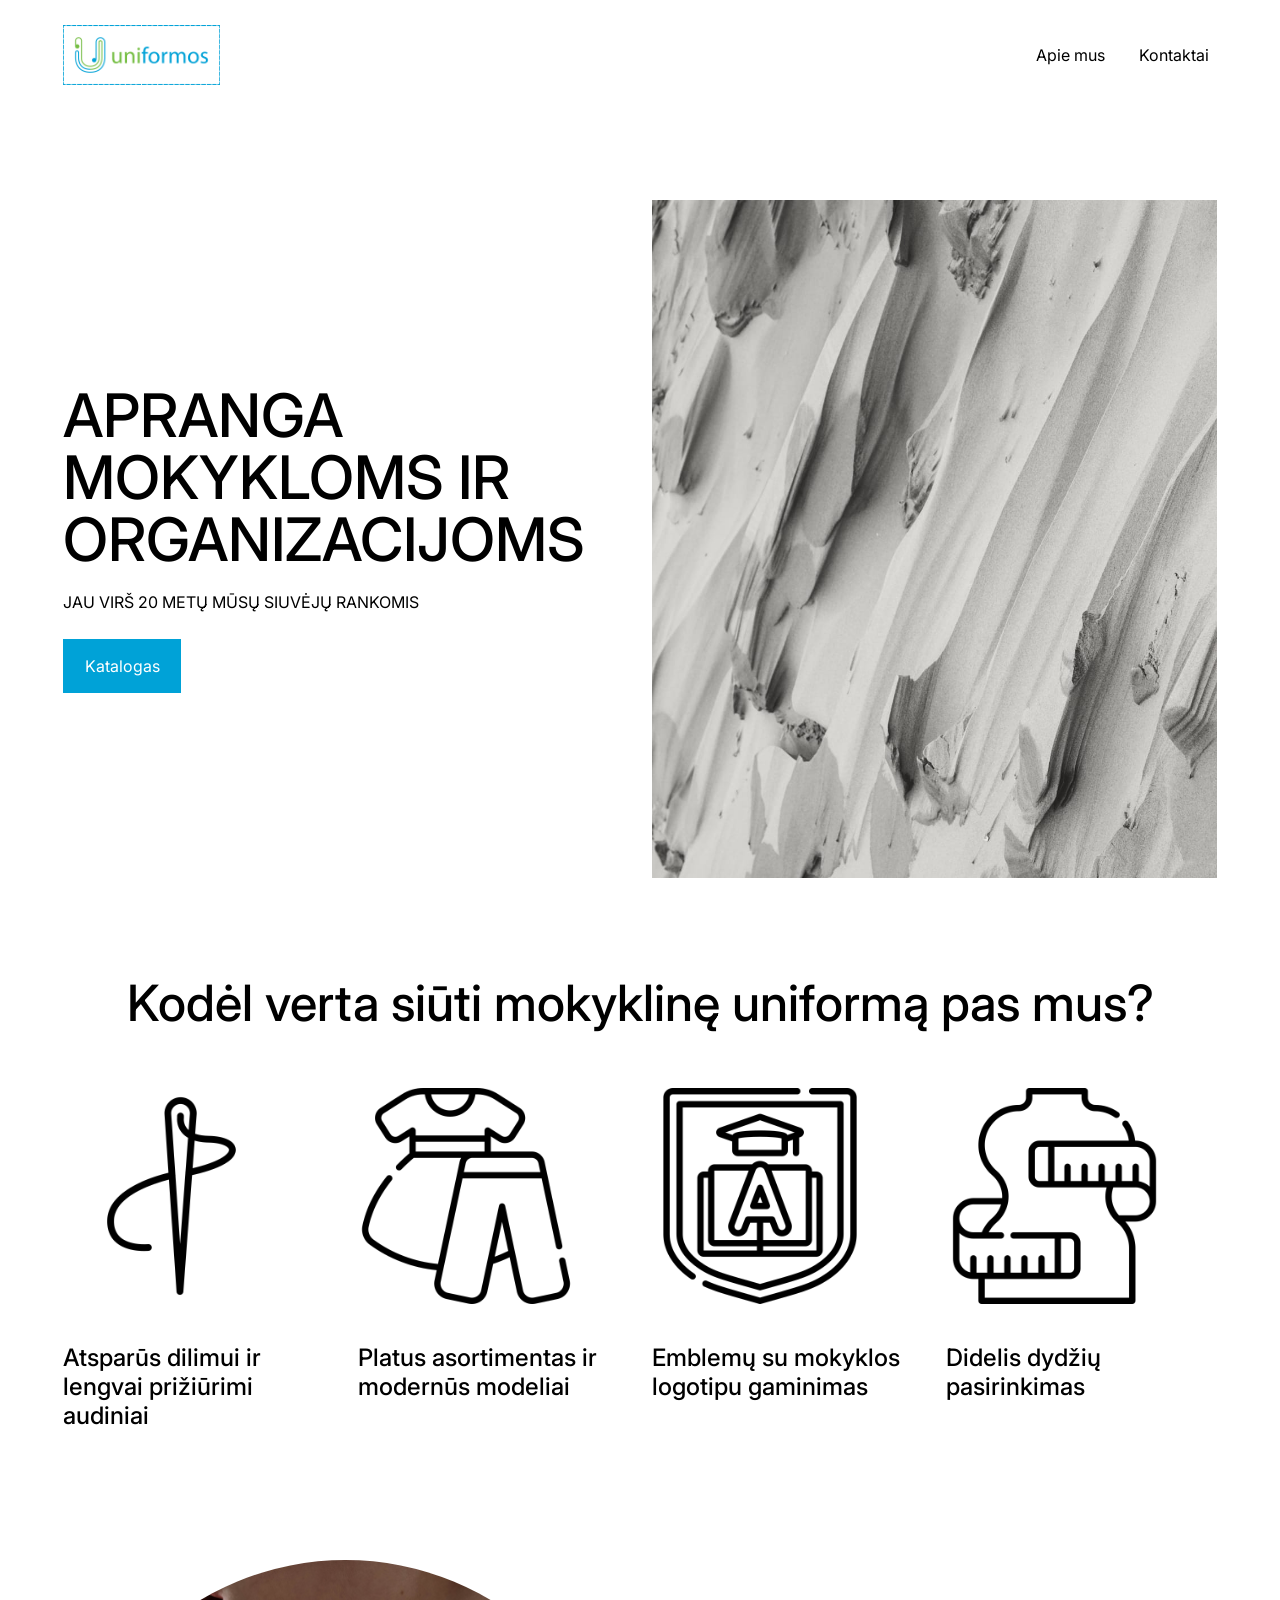
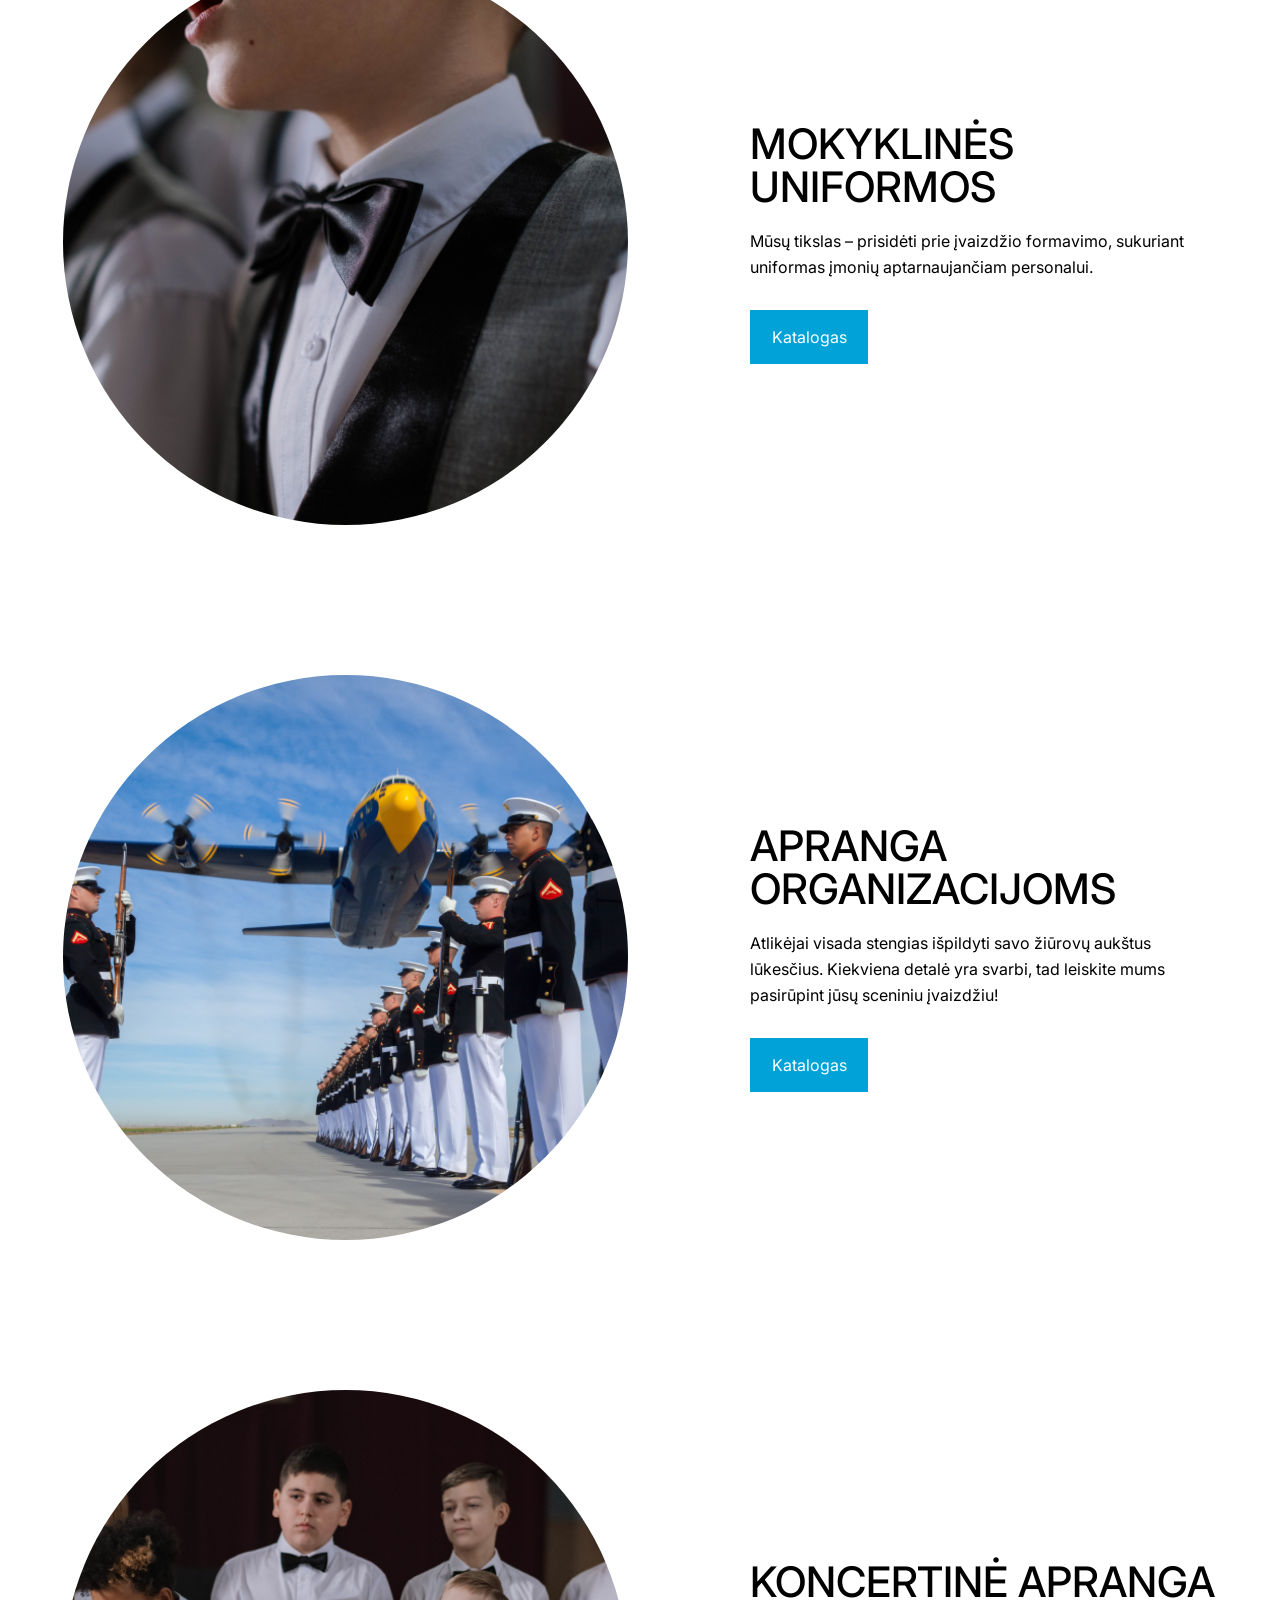
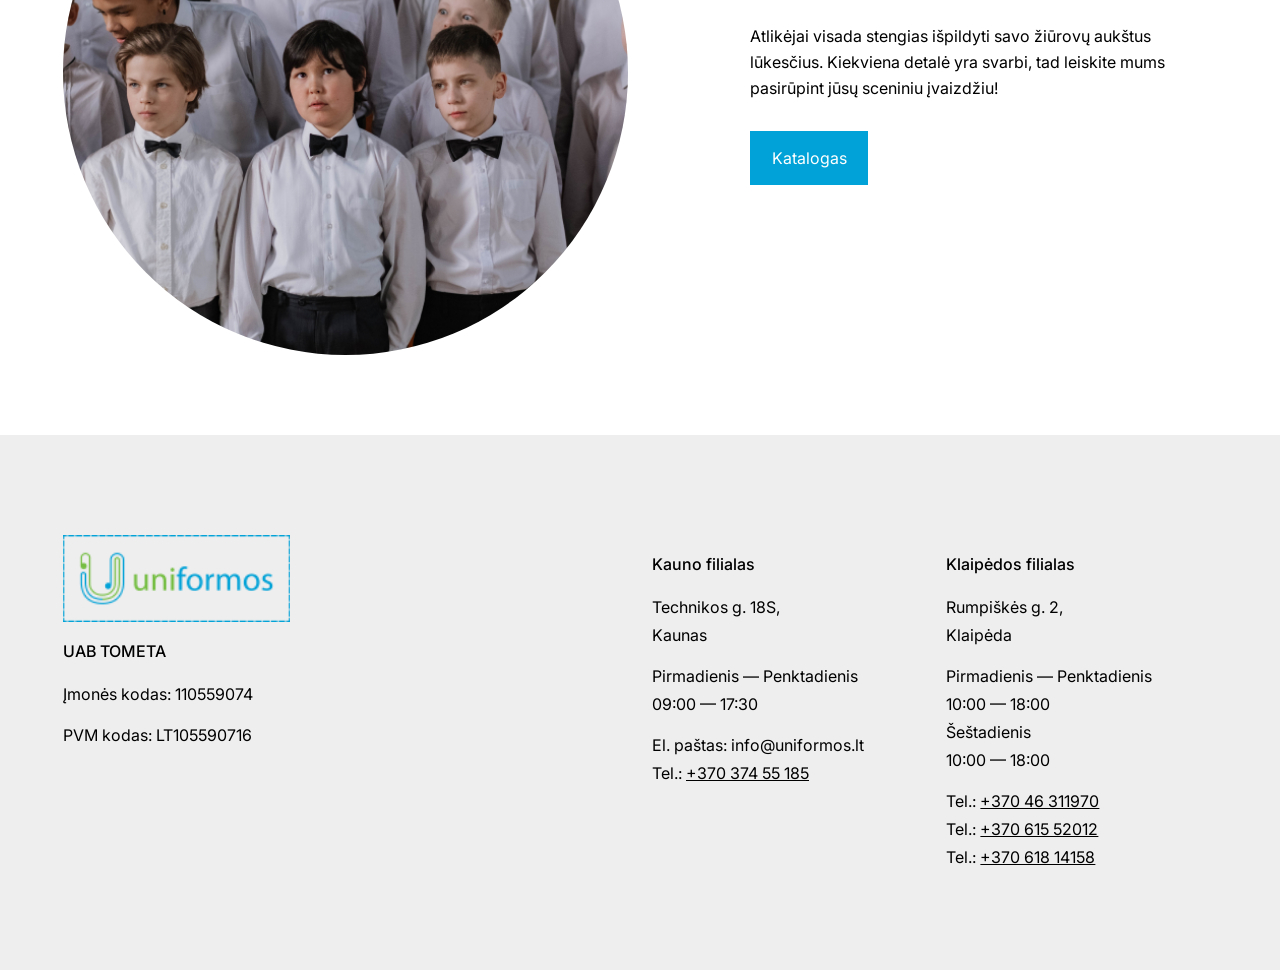
<file: home.html>
<!DOCTYPE html>
<html lang="en">
<head>
    <meta charset="UTF-8">
    <meta name="viewport" content="width=device-width, initial-scale=1.0">
    <title>uniformos – Mokyklinės uniformos, kostiumai</title>
    <link rel="icon" type="image/png" href="./Images/logo.png">
<link rel="stylesheet" href="https://cdn.jsdelivr.net/npm/bootstrap@5.3.3/dist/css/bootstrap.min.css">
<link rel="stylesheet" href="https://cdnjs.cloudflare.com/ajax/libs/font-awesome/6.0.0-beta3/css/all.min.css">
<link rel="stylesheet" href="./CSS/common.css">
<link rel="stylesheet" href="./CSS/index.css">
<link rel="stylesheet" href="./CSS/responsive.css">
</head>
<body>
    <!-- =================================navbar markup start=========================== -->
    <nav class="navbar navbar-expand-lg">
        <div class="container">
            <a class="navbar-brand" href="./home.html">
                <picture>
                    <img class="navbar-logo" src="./Images/logo.png" alt="Logo">
                </picture>
            </a>
            <button class="navbar-toggler" type="button" data-bs-toggle="collapse" data-bs-target="#navbarNav"
                aria-controls="navbarNav" aria-expanded="false" aria-label="Toggle navigation">
                <span class="collapsed-bar"><i class="fa-solid fa-xmark"></i></span>
                <span class="collapsed-x"><i class="fa-solid fa-bars"></i></span>
            </button>
            <div class="collapse navbar-collapse" id="navbarNav">
                <ul class="navbar-nav">
                    <li class="nav-item">
                        <a class="nav-link" aria-current="page" href="./about.html">Apie mus</a>
                    </li>
                    <li class="nav-item">
                        <a class="nav-link" aria-current="page" href="./contact.html">Kontaktai</a>
                    </li>
                </ul>
            </div>
        </div>
    </nav>
    <!-- --------------------------------navbar markup end------------------------------ -->
    <!-- =================================Banner markup start=========================== -->
    <section id="banner-part">
        <div class="container">
            <div class="row align-items-center">
                <div class="col-lg-6 col-md-6">
                    <div class="banner-content">
                        <div class="banner-text">
                            <h1 class="banner-heading">APRANGA MOKYKLOMS IR ORGANIZACIJOMS</h1>
                            <p class="banner-description">JAU VIRŠ 20 METŲ MŪSŲ SIUVĖJŲ RANKOMIS</p>
                        </div>
                        <div class="banner-button">
                            <a class="common-btn" href="#">Katalogas</a>
                        </div>
                    </div>
                </div>
                <div class="col-lg-6 col-md-6">
                    <div class="banner-image">
                        <picture>
                            <img class="img-fluid w-100" src="./Images/home.png" alt="Banner Image">
                        </picture>
                    </div>
                </div>
            </div>
        </div>
    </section>
    <!-- --------------------------------Banner markup end------------------------------ -->
    <!-- =================================Why Choose Us markup start=========================== -->
    <section id="why-choose-us">
        <div class="container">
            <div class="row">
                <div class="col-lg-12">
                    <div class="section-header">
                        <h2 class="section-title">Kodėl verta siūti mokyklinę uniformą pas mus?</h2>
                    </div>
                </div>
            </div>
            <div class="row why-choose-us-row">
                <div class="col-lg-3 col-md-3">
                    <div class="feature-item">
                        <picture>
                            <img class="feature-img img-fluid" src="./Images/whyChooseUs.png"
                                alt="Durable and easy to maintain fabrics">
                        </picture>
                        <p class="feature-summary">Atsparūs dilimui ir lengvai prižiūrimi audiniai</p>
                    </div>
                </div>
                <div class="col-lg-3 col-md-3">
                    <div class="feature-item">
                        <picture>
                            <img class="feature-img img-fluid" src="./Images/whyChooseUs2.png"
                                alt="Wide range and modern designs">
                        </picture>
                        <p class="feature-summary">Platus asortimentas ir modernūs modeliai</p>
                    </div>
                </div>
                <div class="col-lg-3 col-md-3">
                    <div class="feature-item">
                        <picture>
                            <img class="feature-img img-fluid" src="./Images/whyChooseUs3.png"
                                alt="Production of emblems with the school logo">
                        </picture>
                        <p class="feature-summary">Emblemų su mokyklos logotipu gaminimas</p>
                    </div>
                </div>
                <div class="col-lg-3 col-md-3">
                    <div class="feature-item">
                        <picture>
                            <img class="feature-img img-fluid" src="./Images/whyChooseUs4.png"
                                alt="Wide range of sizes">
                        </picture>
                        <p class="feature-summary">Didelis dydžių pasirinkimas</p>
                    </div>
                </div>
            </div>
        </div>
    </section>

    <!-- --------------------------------Why Choose Us markup end------------------------------ -->
    <!-- =================================uniform markup start=========================== -->
    <section id="uniform-section">
        <div class="container">
            <div class="row">
                <div class="col-lg-12">
                    <div class="uniform-content">
                        <div class="row align-items-center">
                            <div class="col-lg-6 col-md-6">
                                <div class="uniform-image">
                                    <picture>
                                        <img class="uniform-img img-fluid w-100" src="./Images/uniform.png"
                                            alt="School Uniform">
                                    </picture>
                                </div>
                            </div>
                            <div class="col-lg-5 col-md-6 offset-lg-1">
                                <div class="uniform-details">
                                    <h2 class="uniform-title">MOKYKLINĖS UNIFORMOS</h2>
                                    <p class="uniform-description">Mūsų tikslas – prisidėti prie įvaizdžio formavimo,
                                        sukuriant uniformas įmonių aptarnaujančiam personalui.</p>
                                    <div class="uniform-button">
                                        <a class="common-btn" href="#">Katalogas</a>
                                    </div>
                                </div>
                            </div>
                        </div>
                        <div class="row align-items-center">
                            <div class="col-lg-6 col-md-6">
                                <div class="uniform-image">
                                    <picture>
                                        <img class="uniform-img img-fluid w-100" src="./Images/uniform2.png"
                                            alt="Corporate Uniform">
                                    </picture>
                                </div>
                            </div>
                            <div class="col-lg-5 col-md-6 offset-lg-1">
                                <div class="uniform-details">
                                    <h2 class="uniform-title">APRANGA ORGANIZACIJOMS</h2>
                                    <p class="uniform-description">Atlikėjai visada stengias išpildyti savo žiūrovų
                                        aukštus lūkesčius. Kiekviena detalė yra svarbi, tad leiskite mums pasirūpint
                                        jūsų sceniniu įvaizdžiu!</p>
                                    <div class="uniform-button">
                                        <a class="common-btn" href="#">Katalogas</a>
                                    </div>
                                </div>
                            </div>
                        </div>
                        <div class="row align-items-center">
                            <div class="col-lg-6 col-md-6">
                                <div class="uniform-image">
                                    <picture>
                                        <img class="uniform-img img-fluid w-100" src="./Images/uniform3.png"
                                            alt="Concert Attire">
                                    </picture>
                                </div>
                            </div>
                            <div class="col-lg-5 col-md-6 offset-lg-1">
                                <div class="uniform-details">
                                    <h2 class="uniform-title">KONCERTINĖ APRANGA</h2>
                                    <p class="uniform-description">Atlikėjai visada stengias išpildyti savo žiūrovų
                                        aukštus lūkesčius. Kiekviena detalė yra svarbi, tad leiskite mums pasirūpint
                                        jūsų sceniniu įvaizdžiu!</p>
                                    <div class="uniform-button">
                                        <a class="common-btn" href="#">Katalogas</a>
                                    </div>
                                </div>
                            </div>
                        </div>
                    </div>
                </div>
            </div>
        </div>
    </section>
    <!-- --------------------------------uniform markup end------------------------------ -->
    <!-- =================================footer markup start=========================== -->
    <footer id="footer-section">
        <div class="container">
            <div class="row footer-row">
                <div class="col-lg-6 col-md-6">
                    <div class="footer-section-logo">
                        <a href="./home.html">
                            <picture>
                                <img class="footer-logo img-fluid" src="./Images/logo.png" alt="Company Logo">
                            </picture>
                        </a>
                    </div>
                    <div class="footer-company-info">
                        <h2 class="branch-title">UAB TOMETA</h2>
                        <ul class="company-list">
                            <li class="company-item">Įmonės kodas: 110559074</li>
                            <li class="company-item">PVM kodas: LT105590716</li>
                        </ul>
                    </div>
                </div>
                <div class="col-lg-3 col-md-3">
                    <div class="footer-branch">
                        <h2 class="branch-title">Kauno filialas</h2>
                        <ul class="branch-info">
                            <li class="branch-item">
                                <span>Technikos g. 18S,</span>
                                <span>Kaunas</span>
                            </li>
                            <li class="branch-item">
                                <span>Pirmadienis — Penktadienis</span>
                                <span>09:00 — 17:30</span>
                            </li>
                            <li class="branch-item">
                                <span>El. paštas: info@uniformos.lt</span>
                                <span>Tel.: <a href="tel:+37037455185">+370 374 55 185</a></span>
                            </li>
                        </ul>
                    </div>
                </div>
                <div class="col-lg-3 col-md-3">
                    <div class="footer-branch">
                        <h2 class="branch-title">Klaipėdos filialas</h2>
                        <ul class="branch-info">
                            <li class="branch-item">
                                <span>Rumpiškės g. 2,</span>
                                <span>Klaipėda</span>
                            </li>
                            <li class="branch-item">
                                <span>Pirmadienis — Penktadienis</span>
                                <span>10:00 — 18:00</span>
                                <span>Šeštadienis</span>
                                <span>10:00 — 18:00</span>
                            </li>
                            <li class="branch-item">
                                <span>Tel.: <a href="tel:+37046311970">+370 46 311970</a></span>
                                <span>Tel.: <a href="tel:+37061552012">+370 615 52012</a></span>
                                <span>Tel.: <a href="tel:+37061814158">+370 618 14158</a></span>
                            </li>
                        </ul>
                    </div>
                </div>
            </div>
        </div>
    </footer>
    <!-- --------------------------------footer markup end------------------------------ -->
 <!-- ================================Java Script Link start============================== -->
 <script src="https://cdn.jsdelivr.net/npm/bootstrap@5.3.3/dist/js/bootstrap.bundle.min.js"></script>
 <script src="./Js/script.js"></script>
 <!-- ----------------------------------Java Script Link end ------------------------------- -->
</body>
</html>
</file>
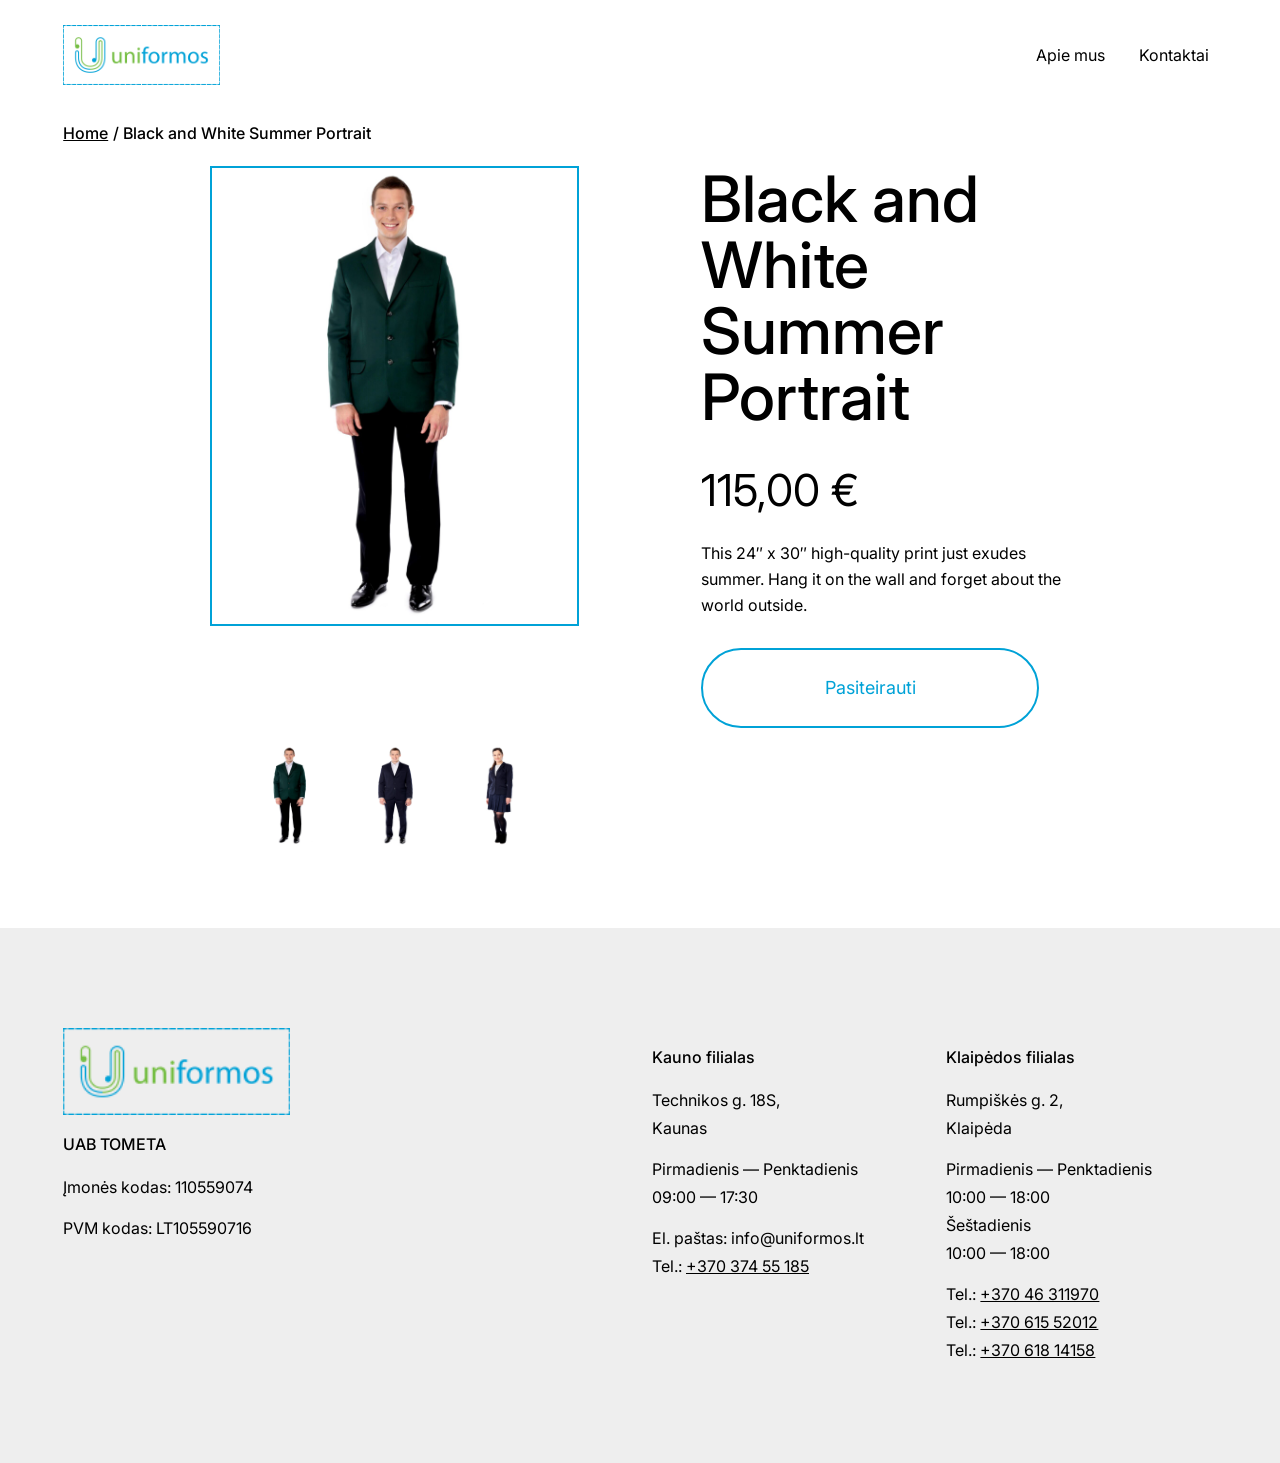
<file: product details.html>
<!DOCTYPE html>
<html lang="en">

<head>
    <meta charset="UTF-8">
    <meta name="viewport" content="width=device-width, initial-scale=1.0">
    <title>Black and White Summer Portrait – uniformos</title>
    <link rel="icon" type="image/png" href="./Images/logo.png">
<link rel="stylesheet" href="https://cdn.jsdelivr.net/npm/bootstrap@5.3.3/dist/css/bootstrap.min.css">
<link rel="stylesheet" href="https://cdnjs.cloudflare.com/ajax/libs/font-awesome/6.0.0-beta3/css/all.min.css">
<link rel="stylesheet" href="./CSS/common.css">
<link rel="stylesheet" href="./CSS/index.css">
<link rel="stylesheet" href="./CSS/responsive.css">
</head>
<body>
    <!-- =================================navbar markup start=========================== -->
    <nav class="navbar navbar-expand-lg">
        <div class="container">
            <a class="navbar-brand" href="./home.html">
                <picture>
                    <img class="navbar-logo" src="./Images/logo.png" alt="Logo">
                </picture>
            </a>
            <button class="navbar-toggler" type="button" data-bs-toggle="collapse" data-bs-target="#navbarNav"
                aria-controls="navbarNav" aria-expanded="false" aria-label="Toggle navigation">
                <span class="collapsed-bar"><i class="fa-solid fa-xmark"></i></span>
                <span class="collapsed-x"><i class="fa-solid fa-bars"></i></span>
            </button>
            <div class="collapse navbar-collapse" id="navbarNav">
                <ul class="navbar-nav">
                    <li class="nav-item">
                        <a class="nav-link" aria-current="page" href="./about.html">Apie mus</a>
                    </li>
                    <li class="nav-item">
                        <a class="nav-link" aria-current="page" href="./contact.html">Kontaktai</a>
                    </li>
                </ul>
            </div>
        </div>
    </nav>
    <!-- --------------------------------navbar markup end------------------------------ -->
    <!-- =================================product details markup start=========================== -->
<section id="product-details-part">
    <div class="container">
        <div class="row">
            <div class="col-lg-12">
                <div class="product-details-row">
                    <a class="product-home" href="./home.html">Home</a>
                    <p class="product-details-title">/ Black and White Summer Portrait</p>
                </div>
            </div>
        </div>
        <div class="row product-slider-row">
            <div class="col-lg-4 col-md-6">
                    <div class="product-pop-up-img">
                        <div class="product-zoom-img">
                            <div class="zoom-container">
                                <span><picture><img id="mainImage" class="zoom-img img-fluid w-100" src="./Images/product-slider-1.png" alt="Main Image"></picture></span>
                                
                                <div class="Thumbnail-group">
                                    <span>
                                        <picture><img class="Thumbnail-img" src="./Images/product-slider-1.png" alt="Thumbnail 1"></picture>
                                    </span>
                                    <span>
                                        <picture><img class="Thumbnail-img" src="./Images/product-slider-2.png" alt="Thumbnail 2"></picture>
                                    </span>
                                    <span>
                                        <picture><img class="Thumbnail-img" src="./Images/product-slider-3.png" alt="Thumbnail 3"></picture>
                                    </span>
                                </div>
                            </div>
                            
                        <span class="cancle-button">X</span>
                        </div>
                    </div>
                
                </div>
            <div class="col-lg-4 col-md-6 offset-lg-1">
                    <div class="product-item-details">
                        <h2 class="product-item-name">Black and White Summer Portrait</h2>
                        <h3 class="product-price">115,00 €</h3>
                        <p class="product-details-summery">This 24″ x 30″ high-quality print just exudes summer. Hang it on the wall and forget about the world outside. </p>
                    </div>
                    <div class="product-details-button">
                        <button class="product-details-btn">Pasiteirauti</button>
                </div>
            </div>
        </div>
    </div>
</section>
    <!-- --------------------------------product details markup end------------------------------ -->
    <!-- =================================footer markup start=========================== -->
    <footer id="footer-section">
        <div class="container">
            <div class="row footer-row">
                <div class="col-lg-6 col-md-6">
                    <div class="footer-section-logo">
                        <a href="./home.html">
                            <picture>
                                <img class="footer-logo img-fluid" src="./Images/logo.png" alt="Company Logo">
                            </picture>
                        </a>
                    </div>
                    <div class="footer-company-info">
                        <h2 class="branch-title">UAB TOMETA</h2>
                        <ul class="company-list">
                            <li class="company-item">Įmonės kodas: 110559074</li>
                            <li class="company-item">PVM kodas: LT105590716</li>
                        </ul>
                    </div>
                </div>
                <div class="col-lg-3 col-md-3">
                    <div class="footer-branch">
                        <h2 class="branch-title">Kauno filialas</h2>
                        <ul class="branch-info">
                            <li class="branch-item">
                                <span>Technikos g. 18S,</span>
                                <span>Kaunas</span>
                            </li>
                            <li class="branch-item">
                                <span>Pirmadienis — Penktadienis</span>
                                <span>09:00 — 17:30</span>
                            </li>
                            <li class="branch-item">
                                <span>El. paštas: info@uniformos.lt</span>
                                <span>Tel.: <a href="tel:+37037455185">+370 374 55 185</a></span>
                            </li>
                        </ul>
                    </div>
                </div>
                <div class="col-lg-3 col-md-3">
                    <div class="footer-branch">
                        <h2 class="branch-title">Klaipėdos filialas</h2>
                        <ul class="branch-info">
                            <li class="branch-item">
                                <span>Rumpiškės g. 2,</span>
                                <span>Klaipėda</span>
                            </li>
                            <li class="branch-item">
                                <span>Pirmadienis — Penktadienis</span>
                                <span>10:00 — 18:00</span>
                                <span>Šeštadienis</span>
                                <span>10:00 — 18:00</span>
                            </li>
                            <li class="branch-item">
                                <span>Tel.: <a href="tel:+37046311970">+370 46 311970</a></span>
                                <span>Tel.: <a href="tel:+37061552012">+370 615 52012</a></span>
                                <span>Tel.: <a href="tel:+37061814158">+370 618 14158</a></span>
                            </li>
                        </ul>
                    </div>
                </div>
            </div>
        </div>
    </footer>
    <!-- --------------------------------footer markup end------------------------------ -->
    <script src="https://cdn.jsdelivr.net/npm/bootstrap@5.3.3/dist/js/bootstrap.bundle.min.js"></script>
    <script src="./Js/script.js"></script>
</body>
</html>
</file>
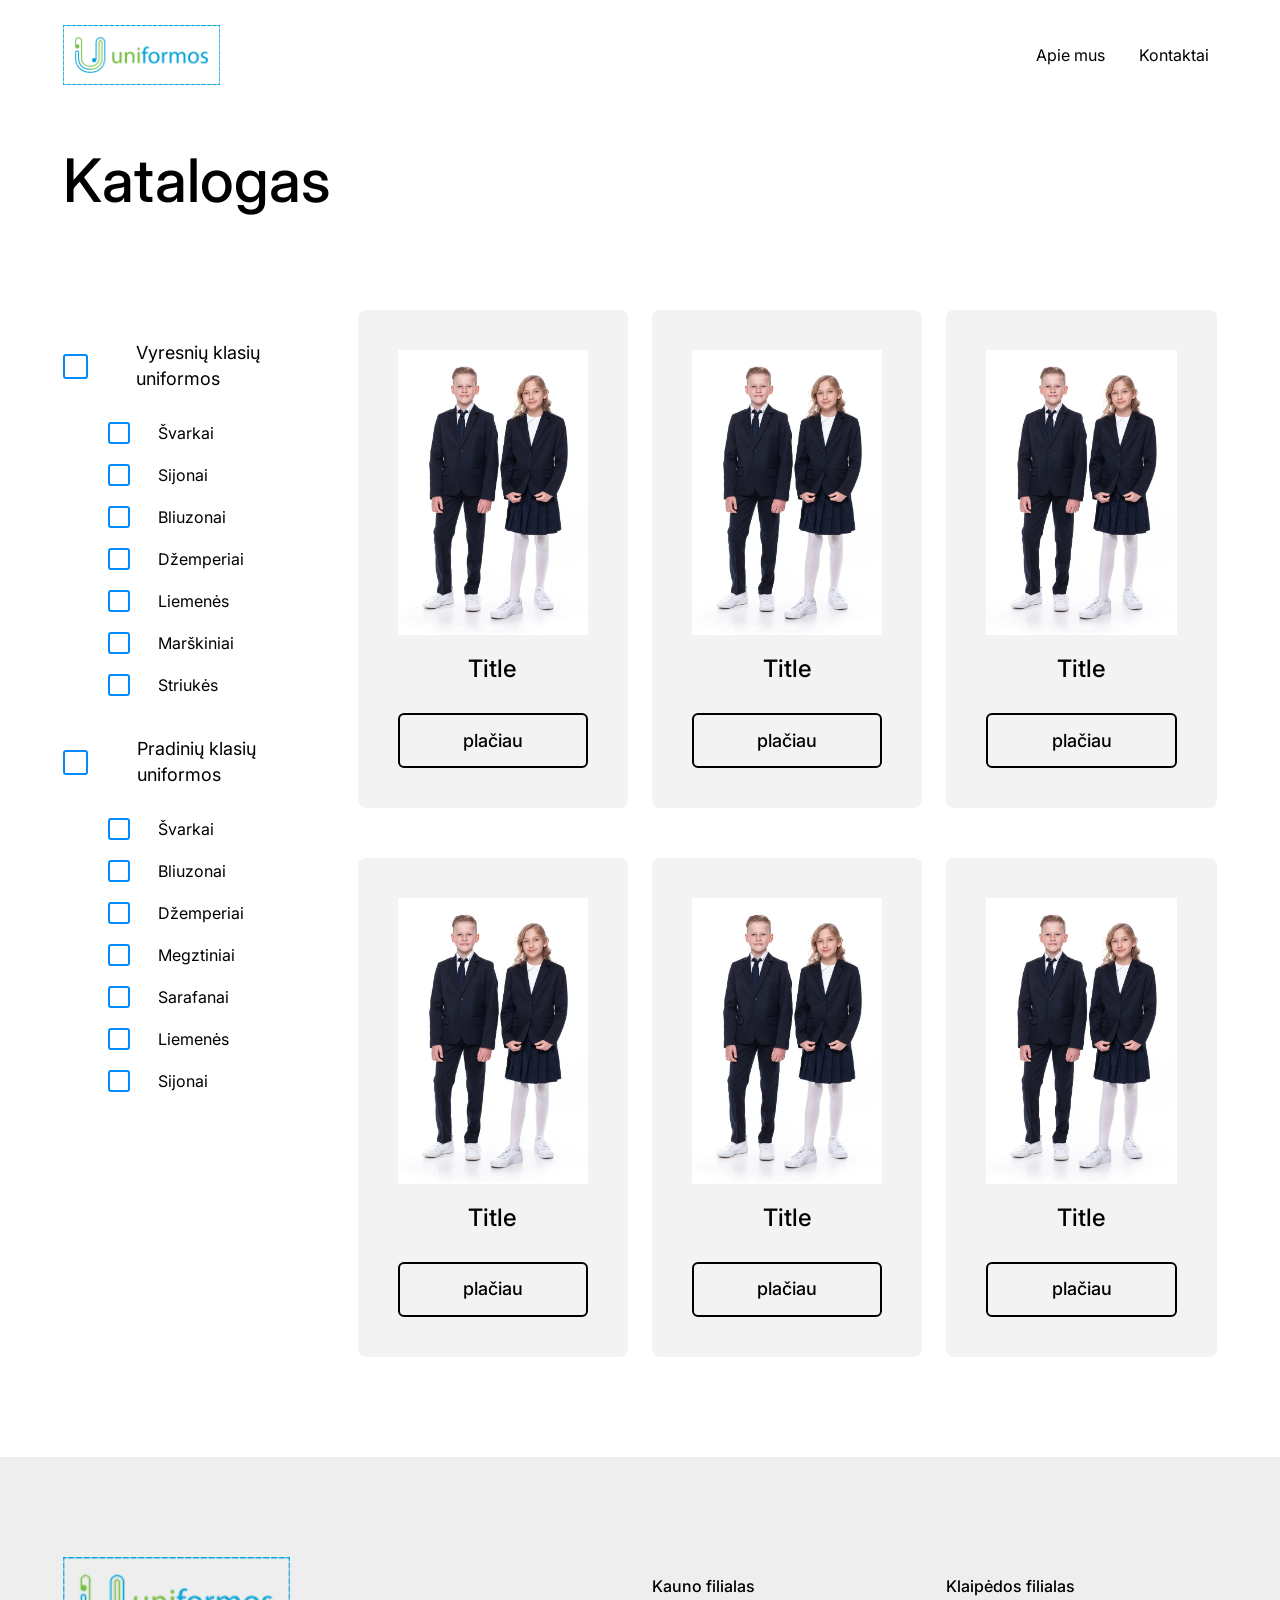
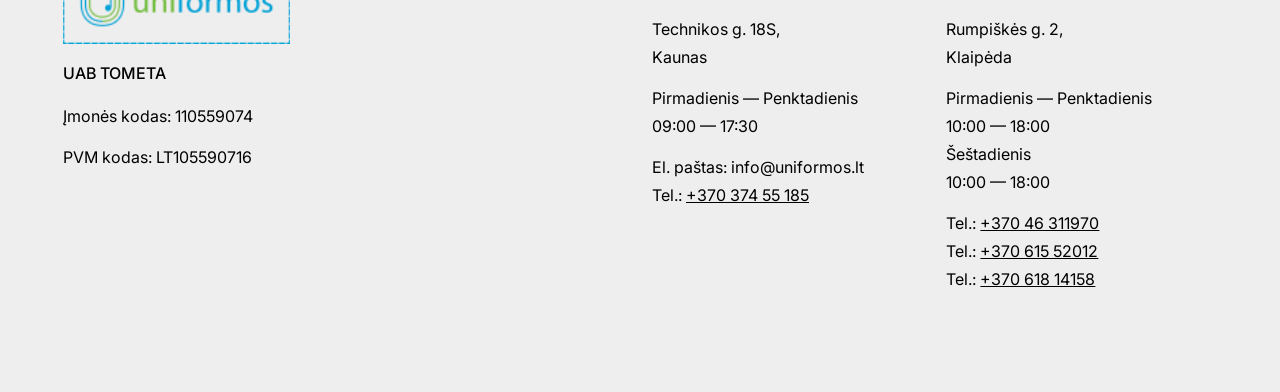
<file: product.html>
<!DOCTYPE html>
<html lang="en">

<head>
    <meta charset="UTF-8">
    <meta name="viewport" content="width=device-width, initial-scale=1.0">
    <title>Katalogas – uniformos</title>
    <link rel="icon" type="image/png" href="./Images/logo.png">
<link rel="stylesheet" href="https://cdnjs.cloudflare.com/ajax/libs/font-awesome/6.0.0-beta3/css/all.min.css">
<link rel="stylesheet" href="https://cdn.jsdelivr.net/npm/bootstrap@5.3.3/dist/css/bootstrap.min.css">
<link rel="stylesheet" href="./CSS/common.css">
<link rel="stylesheet" href="./CSS/index.css">
<link rel="stylesheet" href="./CSS/responsive.css">
</head>
<body>
    <!-- =================================navbar markup start=========================== -->
    <nav class="navbar navbar-expand-lg">
        <div class="container">
            <a class="navbar-brand" href="./home.html">
                <picture>
                    <img class="navbar-logo" src="./Images/logo.png" alt="Logo">
                </picture>
            </a>
            <button class="navbar-toggler" type="button" data-bs-toggle="collapse" data-bs-target="#navbarNav"
                aria-controls="navbarNav" aria-expanded="false" aria-label="Toggle navigation">
                <span class="collapsed-bar"><i class="fa-solid fa-xmark"></i></span>
                <span class="collapsed-x"><i class="fa-solid fa-bars"></i></span>
            </button>
            <div class="collapse navbar-collapse" id="navbarNav">
                <ul class="navbar-nav">
                    <li class="nav-item">
                        <a class="nav-link" aria-current="page" href="./about.html">Apie mus</a>
                    </li>
                    <li class="nav-item">
                        <a class="nav-link" aria-current="page" href="./contact.html">Kontaktai</a>
                    </li>
                </ul>
            </div>
        </div>
    </nav>

    <!-- --------------------------------navbar markup end------------------------------ -->
    <!-- =================================product markup start=========================== -->
    <section id="product-section">
        <div class="container">
            <div class="product-heading">
                <h2 class="product-title">Katalogas</h2>
            </div>
            <div class="row">
                <div class="col-lg-3">
                        <div class="sidebar-container">
                            <div class="sidebar-category">
                                <div class="sidebar-heading">
                                    <input type="checkbox" id="category1">
                                    <label class="category-label" for="category1">Vyresnių klasių uniformos</label>
                                    <span class="custom-checkbox sidebar-heading-checkbox"></span>
                                </div>
                                <div class="sidebar-group">
                                    <ul class="sidebar-group-list">
                                        <li class="sidebar-group-item">
                                            <input type="checkbox" id="item1">
                                            <label for="item1" class="sidebar-group-text">Švarkai</label>
                                            <span class="custom-checkbox"></span>
                                        </li>
                                        <li class="sidebar-group-item">
                                            <input type="checkbox" id="item2">
                                            <label for="item2" class="sidebar-group-text">Sijonai</label>
                                            <span class="custom-checkbox"></span>
                                        </li>
                                        <li class="sidebar-group-item">
                                            <input type="checkbox" id="item1">
                                            <label for="item1" class="sidebar-group-text">Bliuzonai</label>
                                            <span class="custom-checkbox"></span>
                                        </li>
                                        <li class="sidebar-group-item">
                                            <input type="checkbox" id="item1">
                                            <label for="item1" class="sidebar-group-text">Džemperiai</label>
                                            <span class="custom-checkbox"></span>
                                        </li>
                                        <li class="sidebar-group-item">
                                            <input type="checkbox" id="item2">
                                            <label for="item2" class="sidebar-group-text">Liemenės</label>
                                            <span class="custom-checkbox"></span>
                                        </li>
                                        <li class="sidebar-group-item">
                                            <input type="checkbox" id="item1">
                                            <label for="item1" class="sidebar-group-text">Marškiniai</label>
                                            <span class="custom-checkbox"></span>
                                        </li>
                                        <li class="sidebar-group-item">
                                            <input type="checkbox" id="item2">
                                            <label for="item2" class="sidebar-group-text">Striukės</label>
                                            <span class="custom-checkbox"></span>
                                        </li>
                                    </ul>
                                </div>
                            </div>
                            <div class="sidebar-category">
                                <div class="sidebar-heading">
                                    <input type="checkbox" id="category2">
                                    <label class="category-label" for="category2">Pradinių klasių uniformos</label>
                                    <span class="custom-checkbox sidebar-heading-checkbox"></span>
                                </div>
                                <div class="sidebar-group">
                                    <ul class="sidebar-group-list">
                                        <li class="sidebar-group-item">
                                            <input type="checkbox" id="item1">
                                            <label for="item1" class="sidebar-group-text">Švarkai</label>
                                            <span class="custom-checkbox"></span>
                                        </li>
                                        <li class="sidebar-group-item">
                                            <input type="checkbox" id="item2">
                                            <label for="item2" class="sidebar-group-text">Bliuzonai</label>
                                            <span class="custom-checkbox"></span>
                                        </li>
                                        <li class="sidebar-group-item">
                                            <input type="checkbox" id="item3">
                                            <label for="item3" class="sidebar-group-text">Džemperiai</label>
                                            <span class="custom-checkbox"></span>
                                        </li>
                                        <li class="sidebar-group-item">
                                            <input type="checkbox" id="item3">
                                            <label for="item3" class="sidebar-group-text">Megztiniai</label>
                                            <span class="custom-checkbox"></span>
                                        </li>
                                        <li class="sidebar-group-item">
                                            <input type="checkbox" id="item5">
                                            <label for="item5" class="sidebar-group-text">Sarafanai</label>
                                            <span class="custom-checkbox"></span>
                                        </li>
                                        <li class="sidebar-group-item">
                                            <input type="checkbox" id="item6">
                                            <label for="item6" class="sidebar-group-text">Liemenės</label>
                                            <span class="custom-checkbox"></span>
                                        </li>
                                        <li class="sidebar-group-item">
                                            <input type="checkbox" id="item7">
                                            <label for="item7" class="sidebar-group-text">Sijonai</label>
                                            <span class="custom-checkbox"></span>
                                        </li>
                                    </ul>
                                </div>
                            </div>
                        </div>
                </div>
                <div class="col-lg-9 ">
                    <div class="row product-row">
                        <div class="col-lg-4 col-md-6">
                            <div class="product-card">
                                <div class="product-image">
                                    <picture>
                                        <img class="product-img img-fluid w-100" src="./Images/product.png"
                                            alt="Product Image">
                                    </picture>
                                </div>
                                <div class="product-details">
                                    <h3 class="product-name">Title</h3>
                                </div>
                                <div class="product-actions">
                                    <button class="btn btn-primary">plačiau</button>
                                </div>
                            </div>
                        </div>
                        <div class="col-lg-4 col-md-6">
                            <div class="product-card">
                                <div class="product-image">
                                    <picture>
                                        <img class="product-img img-fluid w-100" src="./Images/product.png"
                                            alt="Product Image">
                                    </picture>
                                </div>
                                <div class="product-details">
                                    <h3 class="product-name">Title</h3>
                                </div>
                                <div class="product-actions">
                                    <button class="btn btn-primary">plačiau</button>
                                </div>
                            </div>
                        </div>
                        <div class="col-lg-4 col-md-6">
                            <div class="product-card">
                                <div class="product-image">
                                    <picture>
                                        <img class="product-img img-fluid w-100" src="./Images/product.png"
                                            alt="Product Image">
                                    </picture>
                                </div>
                                <div class="product-details">
                                    <h3 class="product-name">Title</h3>
                                </div>
                                <div class="product-actions">
                                    <button class="btn btn-primary">plačiau</button>
                                </div>
                            </div>
                        </div>
                        <div class="col-lg-4 col-md-6">
                            <div class="product-card">
                                <div class="product-image">
                                    <picture>
                                        <img class="product-img img-fluid w-100" src="./Images/product.png"
                                            alt="Product Image">
                                    </picture>
                                </div>
                                <div class="product-details">
                                    <h3 class="product-name">Title</h3>
                                </div>
                                <div class="product-actions">
                                    <button class="btn btn-primary">plačiau</button>
                                </div>
                            </div>
                        </div>
                        <div class="col-lg-4 col-md-6">
                            <div class="product-card">
                                <div class="product-image">
                                    <picture>
                                        <img class="product-img img-fluid w-100" src="./Images/product.png"
                                            alt="Product Image">
                                    </picture>
                                </div>
                                <div class="product-details">
                                    <h3 class="product-name">Title</h3>
                                </div>
                                <div class="product-actions">
                                    <button class="btn btn-primary">plačiau</button>
                                </div>
                            </div>
                        </div>
                        <div class="col-lg-4 col-md-6">
                            <div class="product-card">
                                <div class="product-image">
                                    <picture>
                                        <img class="product-img img-fluid w-100" src="./Images/product.png"
                                            alt="Product Image">
                                    </picture>
                                </div>
                                <div class="product-details">
                                    <h3 class="product-name">Title</h3>
                                </div>
                                <div class="product-actions">
                                    <button class="btn btn-primary">plačiau</button>
                                </div>
                            </div>
                        </div>
                    </div>
                </div>
            </div>
        </div>
    </section>
    <!-- --------------------------------product markup end------------------------------ -->
    <!-- =================================footer markup start=========================== -->
    <footer id="footer-section">
        <div class="container">
            <div class="row footer-row">
                <div class="col-lg-6 col-md-6">
                    <div class="footer-section-logo">
                        <a href="./home.html">
                            <picture>
                                <img class="footer-logo img-fluid" src="./Images/logo.png" alt="Company Logo">
                            </picture>
                        </a>
                    </div>
                    <div class="footer-company-info">
                        <h2 class="branch-title">UAB TOMETA</h2>
                        <ul class="company-list">
                            <li class="company-item">Įmonės kodas: 110559074</li>
                            <li class="company-item">PVM kodas: LT105590716</li>
                        </ul>
                    </div>
                </div>
                <div class="col-lg-3 col-md-3">
                    <div class="footer-branch">
                        <h2 class="branch-title">Kauno filialas</h2>
                        <ul class="branch-info">
                            <li class="branch-item">
                                <span>Technikos g. 18S,</span>
                                <span>Kaunas</span>
                            </li>
                            <li class="branch-item">
                                <span>Pirmadienis — Penktadienis</span>
                                <span>09:00 — 17:30</span>
                            </li>
                            <li class="branch-item">
                                <span>El. paštas: info@uniformos.lt</span>
                                <span>Tel.: <a href="tel:+37037455185">+370 374 55 185</a></span>
                            </li>
                        </ul>
                    </div>
                </div>
                <div class="col-lg-3 col-md-3">
                    <div class="footer-branch">
                        <h2 class="branch-title">Klaipėdos filialas</h2>
                        <ul class="branch-info">
                            <li class="branch-item">
                                <span>Rumpiškės g. 2,</span>
                                <span>Klaipėda</span>
                            </li>
                            <li class="branch-item">
                                <span>Pirmadienis — Penktadienis</span>
                                <span>10:00 — 18:00</span>
                                <span>Šeštadienis</span>
                                <span>10:00 — 18:00</span>
                            </li>
                            <li class="branch-item">
                                <span>Tel.: <a href="tel:+37046311970">+370 46 311970</a></span>
                                <span>Tel.: <a href="tel:+37061552012">+370 615 52012</a></span>
                                <span>Tel.: <a href="tel:+37061814158">+370 618 14158</a></span>
                            </li>
                        </ul>
                    </div>
                </div>
            </div>
        </div>
    </footer>
    <!-- --------------------------------footer markup end------------------------------ -->
    <script src="https://cdn.jsdelivr.net/npm/bootstrap@5.3.3/dist/js/bootstrap.bundle.min.js"></script>
    <script src="./Js/script.js"></script>
</body>

</html>
</file>
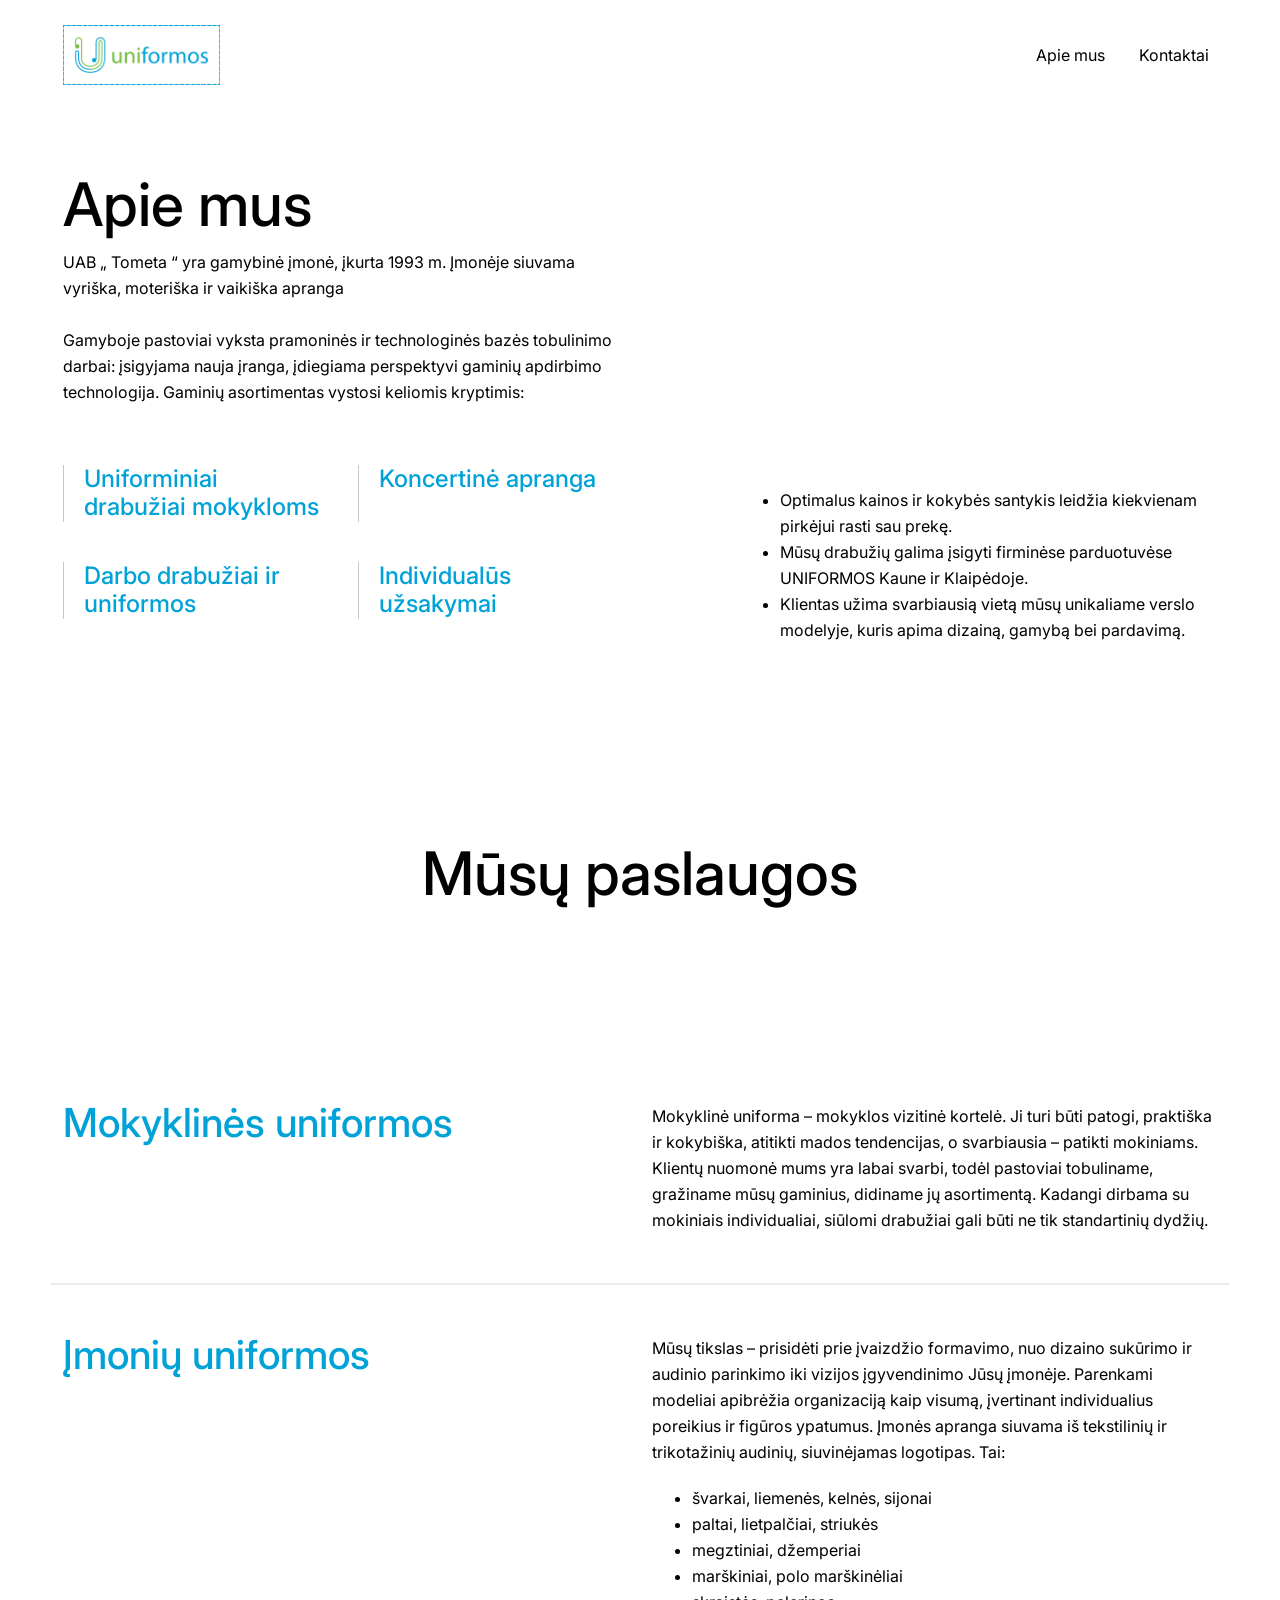
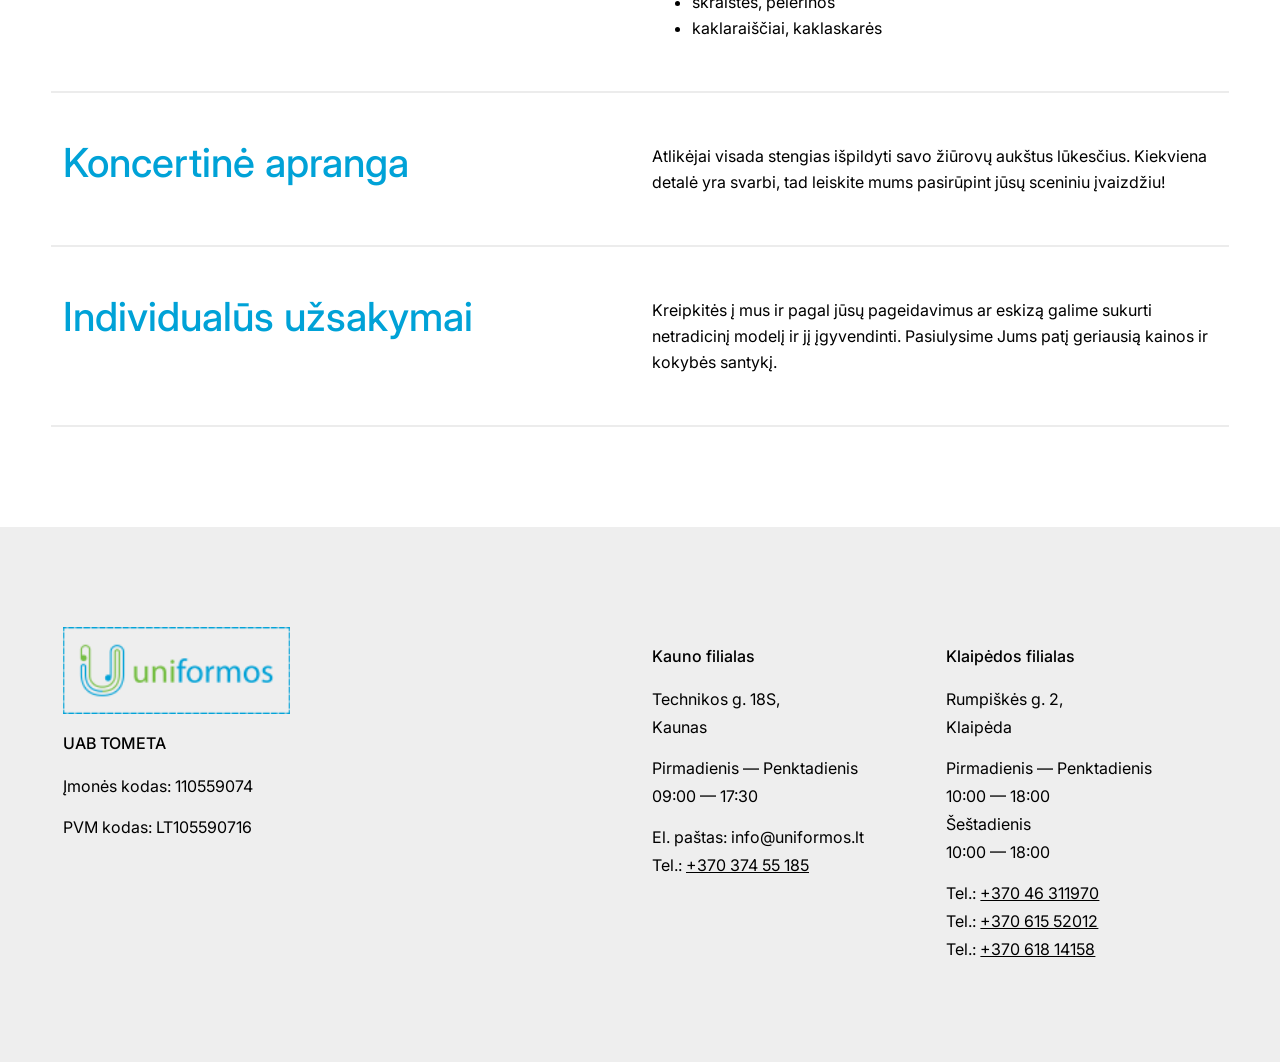
<file: Pages/about.html>
<!DOCTYPE html>
<html lang="en">

<head>
    <meta charset="UTF-8">
    <meta name="viewport" content="width=device-width, initial-scale=1.0">
    <title>About – uniformos</title>
    <link rel="icon" type="image/png" href="../Images/logo.png">
<link rel="stylesheet" href="https://cdnjs.cloudflare.com/ajax/libs/font-awesome/6.0.0-beta3/css/all.min.css">
<link rel="stylesheet" href="https://cdn.jsdelivr.net/npm/bootstrap@5.3.3/dist/css/bootstrap.min.css">
<link rel="stylesheet" href="../CSS/common.css">
<link rel="stylesheet" href="../CSS/index.css">
<link rel="stylesheet" href="../CSS/responsive.css">
</head>
<body>
    <!-- =================================navbar markup start=========================== -->
    <nav class="navbar navbar-expand-lg">
        <div class="container">
            <a class="navbar-brand" href="../Pages/index.html">
                <picture>
                    <img class="navbar-logo" src="../Images/logo.png" alt="Logo">
                </picture>
            </a>
            <button class="navbar-toggler" type="button" data-bs-toggle="collapse" data-bs-target="#navbarNav"
                aria-controls="navbarNav" aria-expanded="false" aria-label="Toggle navigation">
                <span class="collapsed-bar"><i class="fa-solid fa-xmark"></i></span>
                <span class="collapsed-x"><i class="fa-solid fa-bars"></i></span>
            </button>
            <div class="collapse navbar-collapse" id="navbarNav">
                <ul class="navbar-nav">
                    <li class="nav-item">
                        <a class="nav-link" aria-current="page" href="../Pages/about.html">Apie mus</a>
                    </li>
                    <li class="nav-item">
                        <a class="nav-link" aria-current="page" href="../Pages/contact.html">Kontaktai</a>
                    </li>
                </ul>
            </div>
        </div>
    </nav>
    <!-- --------------------------------navbar markup end------------------------------ -->
    <!-- =================================about us markup start=========================== -->
    <section id="aboutUs_part">
        <div class="container">
            <div class="row align-items-center">
                <div class="col-lg-6 col-md-6">
                    <div class="aboutUs_text">
                        <h2 class="aboutUs_title">Apie mus</h2>
                        <p class="aboutUs_summery">UAB „ Tometa “ yra gamybinė įmonė, įkurta 1993 m. Įmonėje siuvama
                            vyriška, moteriška ir vaikiška apranga <br> <br> Gamyboje pastoviai vyksta pramoninės ir
                            technologinės bazės tobulinimo darbai: įsigyjama nauja įranga, įdiegiama perspektyvi gaminių
                            apdirbimo technologija. Gaminių asortimentas vystosi keliomis kryptimis:</p>
                    </div>
                    <div class="aboutUs_left">
                        <div class="row aboutUs_left_row">
                            <div class="col-lg-6 col-md-6">
                                <div class="aboutUs_left_item">
                                    <h3>Uniforminiai <br> drabužiai mokykloms</h3>
                                </div>
                            </div>
                            <div class="col-lg-6 col-md-6">
                                <div class="aboutUs_left_item">
                                    <h3>Koncertinė apranga</h3>
                                </div>
                            </div>
                            <div class="col-lg-6 col-md-6">
                                <div class="aboutUs_left_item">
                                    <h3>Darbo drabužiai ir uniformos</h3>
                                </div>
                            </div>
                            <div class="col-lg-6 col-md-6">
                                <div class="aboutUs_left_item">
                                    <h3>Individualūs užsakymai</h3>
                                </div>
                            </div>
                        </div>
                    </div>
                </div>
                <div class="col-lg-5 col-md-6 offset-lg-1">
                    <div class="aboutUs_right">
                        <div class="aboutUs_video">
                            <iframe src="https://www.youtube.com/embed/fQ_tiCB25gk" frameborder="0"
                                allow="accelerometer; autoplay; clipboard-write; encrypted-media; gyroscope; picture-in-picture"
                                allowfullscreen></iframe>
                        </div>
                        <div class="about_right_summery">
                            <ul class="about_right_list">
                                <li class="about_right_item">Optimalus kainos ir kokybės santykis leidžia kiekvienam
                                    pirkėjui rasti sau prekę.</li>
                                <li class="about_right_item">Mūsų drabužių galima įsigyti firminėse parduotuvėse
                                    UNIFORMOS Kaune ir Klaipėdoje.</li>
                                <li class="about_right_item">Klientas užima svarbiausią vietą mūsų unikaliame verslo
                                    modelyje, kuris apima dizainą, gamybą bei pardavimą.</li>
                            </ul>
                        </div>
                    </div>
                </div>
            </div>
        </div>
    </section>
    <!-- --------------------------------about us markup end------------------------------ -->
    <!-- ================================= ourService markup start=========================== -->
    <section id="ourService">
        <div class="container">
            <div class="row">
                <div class="col-lg-12">
                    <div class="ourService_heading">
                        <h2 class="ourService_title">Mūsų paslaugos</h2>
                    </div>
                </div>
            </div>
            <div class="row ourService_row">
                <div class="col-lg-5 col-md-6">
                    <div class="ourService_head">
                        <h2 class="ourService_heading_title">Mokyklinės uniformos</h2>
                    </div>
                </div>
                <div class="col-lg-6 col-md-6 offset-lg-1">
                    <p class="ourService_summery">Mokyklinė uniforma – mokyklos vizitinė kortelė. Ji turi būti patogi,
                        praktiška ir kokybiška, atitikti mados tendencijas, o svarbiausia – patikti mokiniams. Klientų
                        nuomonė mums yra labai svarbi, todėl pastoviai tobuliname, gražiname mūsų gaminius, didiname jų
                        asortimentą. Kadangi dirbama su mokiniais individualiai, siūlomi drabužiai gali būti ne tik
                        standartinių dydžių.</p>
                </div>
            </div>
            <div class="row ourService_row">
                <div class="col-lg-5 col-md-6">
                    <div class="ourService_head">
                        <h2 class="ourService_heading_title">Įmonių uniformos</h2>
                    </div>
                </div>
                <div class="col-lg-6 col-md-6 offset-lg-1">
                    <p class="ourService_summery">Mūsų tikslas – prisidėti prie įvaizdžio formavimo, nuo dizaino
                        sukūrimo ir audinio parinkimo iki vizijos įgyvendinimo Jūsų įmonėje. Parenkami modeliai
                        apibrėžia organizaciją kaip visumą, įvertinant individualius poreikius ir figūros ypatumus.
                        Įmonės apranga siuvama iš tekstilinių ir trikotažinių audinių, siuvinėjamas logotipas. Tai:</p>
                    <ul class="ourService_list">
                        <li class="ourService_item">švarkai, liemenės, kelnės, sijonai</li>
                        <li class="ourService_item">paltai, lietpalčiai, striukės</li>
                        <li class="ourService_item">megztiniai, džemperiai</li>
                        <li class="ourService_item">marškiniai, polo marškinėliai</li>
                        <li class="ourService_item">skraistės, pelerinos</li>
                        <li class="ourService_item">kaklaraiščiai, kaklaskarės</li>
                    </ul>
                </div>
            </div>
            <div class="row ourService_row">
                <div class="col-lg-5 col-md-6">
                    <div class="ourService_head">
                        <h2 class="ourService_heading_title">Koncertinė apranga</h2>
                    </div>
                </div>
                <div class="col-lg-6 col-md-6 offset-lg-1">
                    <p class="ourService_summery">Atlikėjai visada stengias išpildyti savo žiūrovų aukštus lūkesčius.
                        Kiekviena detalė yra svarbi, tad leiskite mums pasirūpint jūsų sceniniu įvaizdžiu!</p>
                </div>
            </div>
            <div class="row ourService_row">
                <div class="col-lg-5 col-md-6">
                    <div class="ourService_head">
                        <h2 class="ourService_heading_title">Individualūs užsakymai</h2>
                    </div>
                </div>
                <div class="col-lg-6 col-md-6 offset-lg-1">
                    <p class="ourService_summery">Kreipkitės į mus ir pagal jūsų pageidavimus ar eskizą galime sukurti
                        netradicinį modelį ir jį įgyvendinti. Pasiulysime Jums patį geriausią kainos ir kokybės santykį.
                    </p>
                </div>
            </div>
        </div>
    </section>
    <!-- -------------------------------- ourService markup end------------------------------ -->
    <!-- =================================footer markup start=========================== -->
    <footer id="footer-section">
        <div class="container">
            <div class="row footer-row">
                <div class="col-lg-6 col-md-6">
                    <div class="footer-section-logo">
                        <a href="../Pages/index.html">
                            <picture>
                                <img class="footer-logo img-fluid" src="../Images/logo.png" alt="Company Logo">
                            </picture>
                        </a>
                    </div>
                    <div class="footer-company-info">
                        <h2 class="branch-title">UAB TOMETA</h2>
                        <ul class="company-list">
                            <li class="company-item">Įmonės kodas: 110559074</li>
                            <li class="company-item">PVM kodas: LT105590716</li>
                        </ul>
                    </div>
                </div>
                <div class="col-lg-3 col-md-3">
                    <div class="footer-branch">
                        <h2 class="branch-title">Kauno filialas</h2>
                        <ul class="branch-info">
                            <li class="branch-item">
                                <span>Technikos g. 18S,</span>
                                <span>Kaunas</span>
                            </li>
                            <li class="branch-item">
                                <span>Pirmadienis — Penktadienis</span>
                                <span>09:00 — 17:30</span>
                            </li>
                            <li class="branch-item">
                                <span>El. paštas: info@uniformos.lt</span>
                                <span>Tel.: <a href="tel:+37037455185">+370 374 55 185</a></span>
                            </li>
                        </ul>
                    </div>
                </div>
                <div class="col-lg-3 col-md-3">
                    <div class="footer-branch">
                        <h2 class="branch-title">Klaipėdos filialas</h2>
                        <ul class="branch-info">
                            <li class="branch-item">
                                <span>Rumpiškės g. 2,</span>
                                <span>Klaipėda</span>
                            </li>
                            <li class="branch-item">
                                <span>Pirmadienis — Penktadienis</span>
                                <span>10:00 — 18:00</span>
                                <span>Šeštadienis</span>
                                <span>10:00 — 18:00</span>
                            </li>
                            <li class="branch-item">
                                <span>Tel.: <a href="tel:+37046311970">+370 46 311970</a></span>
                                <span>Tel.: <a href="tel:+37061552012">+370 615 52012</a></span>
                                <span>Tel.: <a href="tel:+37061814158">+370 618 14158</a></span>
                            </li>
                        </ul>
                    </div>
                </div>
            </div>
        </div>
    </footer>
    <!-- --------------------------------footer markup end------------------------------ -->
    <script src="https://cdn.jsdelivr.net/npm/bootstrap@5.3.3/dist/js/bootstrap.bundle.min.js"></script>
    <script src="../Js/script.js"></script>
</body>

</html>
</file>
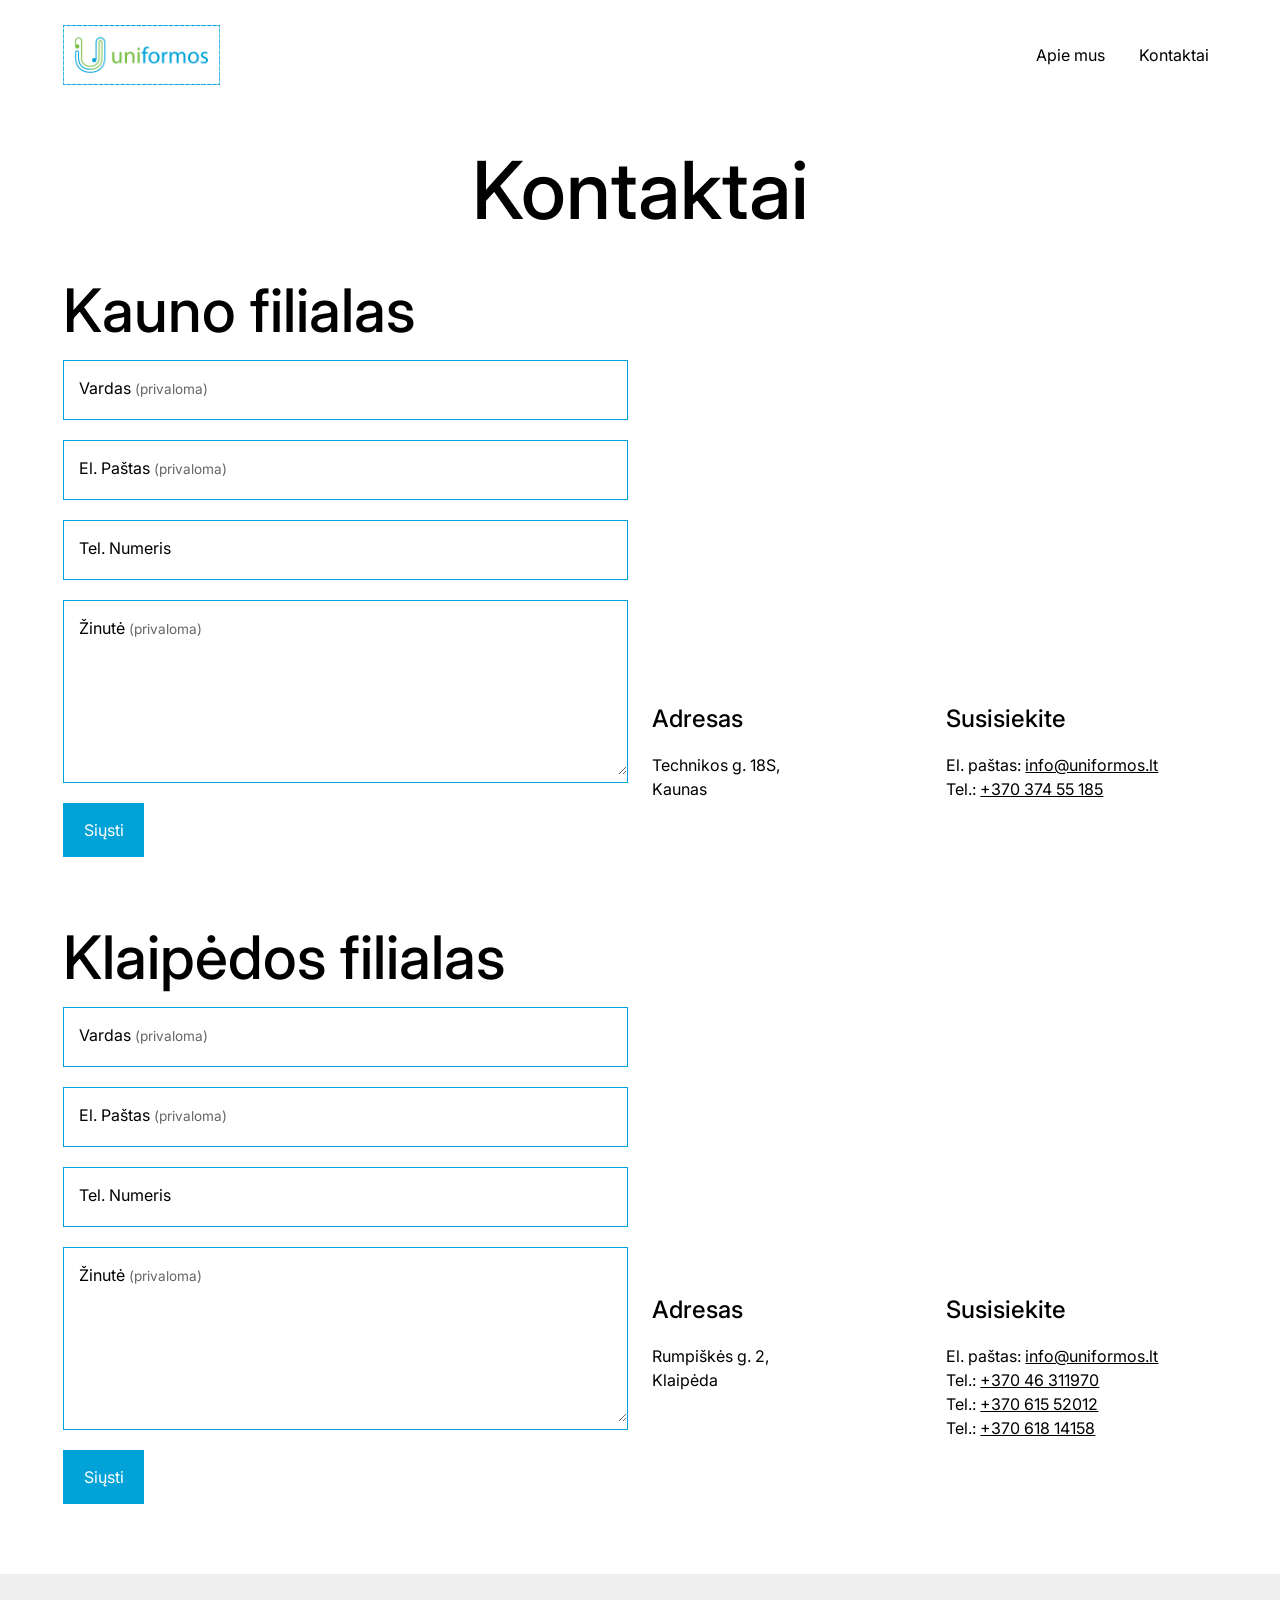
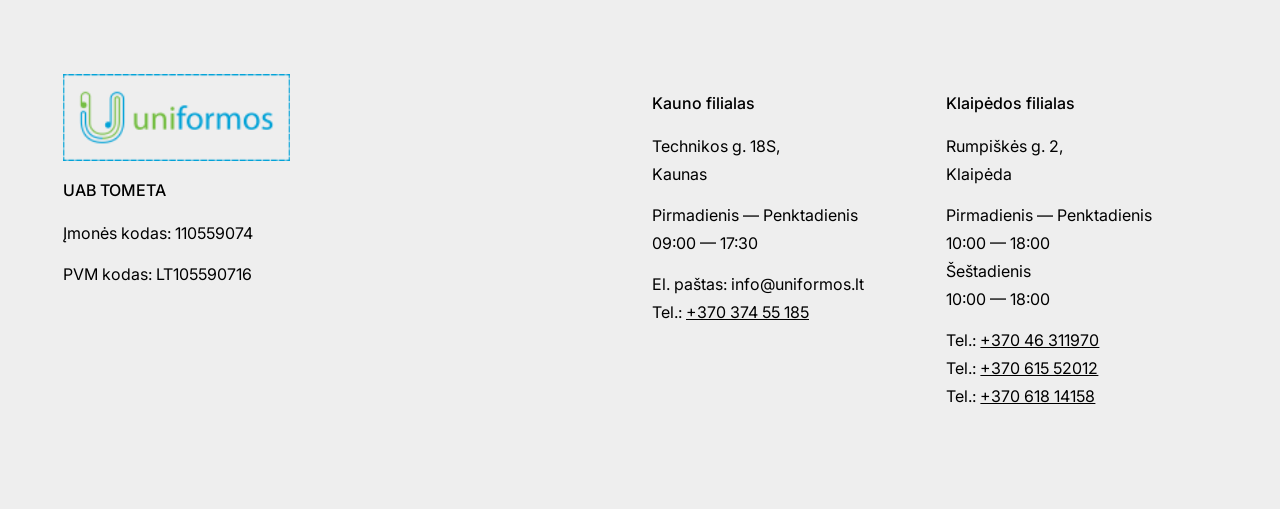
<file: Pages/contact.html>
<!DOCTYPE html>
<html lang="en">

<head>
    <meta charset="UTF-8">
    <meta name="viewport" content="width=device-width, initial-scale=1.0">
    <title>Contact – uniformos</title>
    <link rel="icon" type="image/png" href="../Images/logo.png">
<link rel="stylesheet" href="https://cdnjs.cloudflare.com/ajax/libs/font-awesome/6.0.0-beta3/css/all.min.css">
<link rel="stylesheet" href="https://cdn.jsdelivr.net/npm/bootstrap@5.3.3/dist/css/bootstrap.min.css">
<link rel="stylesheet" href="../CSS/common.css">
<link rel="stylesheet" href="../CSS/index.css">
<link rel="stylesheet" href="../CSS/responsive.css">
</head>
<body>
    <!-- =================================navbar markup start=========================== -->
    <nav class="navbar navbar-expand-lg">
        <div class="container">
            <a class="navbar-brand" href="../Pages/index.html">
                <picture>
                    <img class="navbar-logo" src="../Images/logo.png" alt="Logo">
                </picture>
            </a>
            <button class="navbar-toggler" type="button" data-bs-toggle="collapse" data-bs-target="#navbarNav"
                aria-controls="navbarNav" aria-expanded="false" aria-label="Toggle navigation">
                <span class="collapsed-bar"><i class="fa-solid fa-xmark"></i></span>
                <span class="collapsed-x"><i class="fa-solid fa-bars"></i></span>
            </button>
            <div class="collapse navbar-collapse" id="navbarNav">
                <ul class="navbar-nav">
                    <li class="nav-item">
                        <a class="nav-link" aria-current="page" href="../Pages/about.html">Apie mus</a>
                    </li>
                    <li class="nav-item">
                        <a class="nav-link" aria-current="page" href="../Pages/contact.html">Kontaktai</a>
                    </li>
                </ul>
            </div>
        </div>
    </nav>
    <!-- --------------------------------navbar markup end------------------------------ -->
    <!-- =================================Contact markup start=========================== -->
    <section id="contact-section">
        <div class="container">
            <div class="section-header">
                <h2 class="contact-title">Kontaktai</h2>
            </div>
            <div class="contact-content">
                <div class="row align-items-center">
                    <div class="col-lg-6 col-md-6">
                        <div class="contact-form-section">
                            <h3 class="form-title">Kauno filialas</h3>
                            <form id="contact-form" action="#">
                                <div class="form-group">
                                    <input type="text" name="name" id="name-input" required>
                                    <label class="form-label" for="name-input">Vardas <span
                                            class="required-indicator">(privaloma)</span></label>
                                </div>
                                <div class="form-group">
                                    <input type="email" name="email" id="email-input" required>
                                    <label class="form-label" for="email-input">El. Paštas <span
                                            class="required-indicator">(privaloma)</span></label>
                                </div>
                                <div class="form-group">
                                    <input type="tel" name="phone" id="phone-input" required>
                                    <label class="form-label" for="phone-input">Tel. Numeris</label>
                                </div>
                                <div class="form-group message-group">
                                    <textarea name="message" id="message-textarea" rows="6" required></textarea>
                                    <label class="form-label" for="message-textarea">Žinutė <span
                                            class="required-indicator">(privaloma)</span></label>
                                </div>
                                <div class="form-button">
                                    <button class="submit-button">Siųsti</button>
                                </div>
                            </form>
                        </div>
                    </div>
                    <div class="col-lg-6 col-md-6">
                        <div class="map-section">
                            <iframe
                                src="https://www.google.com/maps/embed?pb=!1m18!1m12!1m3!1d58563.279879240625!2d91.14204196347036!3d23.453069083679583!2m3!1f0!2f0!3f0!3m2!1i1024!2i768!4f13.1!3m3!1m2!1s0x37547f249815015d%3A0x549a77e542115f77!2sCumilla!5e0!3m2!1sen!2sbd!4v1723030865631!5m2!1sen!2sbd"
                                style="border:0;" allowfullscreen="" loading="lazy"
                                referrerpolicy="no-referrer-when-downgrade"></iframe>
                        </div>
                        <div class="row address-section">
                            <div class="col-lg-6 col-md-6">
                                <div class="address-col">
                                    <h2 class="address-title">Adresas</h2>
                                    <ul class="address-list">
                                        <li class="address-item">Technikos g. 18S,</li>
                                        <li class="address-item">Kaunas</li>
                                    </ul>
                                </div>
                            </div>
                            <div class="col-lg-6 col-md-6">
                                <div class="address-col">
                                    <h2 class="address-title">Susisiekite</h2>
                                    <ul class="address-list">
                                        <li class="address-item">El. paštas: <a class="address-link"
                                                href="mailto:info@uniformos.lt">info@uniformos.lt</a></li>
                                        <li class="address-item">Tel.: <a class="address-link"
                                                href="tel:+37037455185">+370 374 55 185</a></li>
                                    </ul>
                                </div>
                            </div>
                        </div>
                    </div>
                </div>
                <div class="row">
                    <div class="col-lg-6 col-md-6">
                        <div class="contact-form-section">
                            <h3 class="form-title">Klaipėdos filialas</h3>
                            <form id="contact-form" action="#">
                                <div class="form-group">
                                    <input type="text" name="name" id="name-input" required>
                                    <label class="form-label" for="name-input">Vardas <span
                                            class="required-indicator">(privaloma)</span></label>
                                </div>
                                <div class="form-group">
                                    <input type="email" name="email" id="email-input" required>
                                    <label class="form-label" for="email-input">El. Paštas <span
                                            class="required-indicator">(privaloma)</span></label>
                                </div>
                                <div class="form-group">
                                    <input type="tel" name="phone" id="phone-input" required>
                                    <label class="form-label" for="phone-input">Tel. Numeris</label>
                                </div>
                                <div class="form-group message-group">
                                    <textarea name="message" id="message-textarea" rows="6" required></textarea>
                                    <label class="form-label" for="message-textarea">Žinutė <span
                                            class="required-indicator">(privaloma)</span></label>
                                </div>
                                <div class="form-button">
                                    <button class="submit-button">Siųsti</button>
                                </div>
                            </form>
                        </div>
                    </div>
                    <div class="col-lg-6 col-md-6">
                        <div class="map-section">
                            <iframe
                                src="https://www.google.com/maps/embed?pb=!1m18!1m12!1m3!1d58563.279879240625!2d91.14204196347036!3d23.453069083679583!2m3!1f0!2f0!3f0!3m2!1i1024!2i768!4f13.1!3m3!1m2!1s0x37547f249815015d%3A0x549a77e542115f77!2sCumilla!5e0!3m2!1sen!2sbd!4v1723030865631!5m2!1sen!2sbd"
                                style="border:0;" allowfullscreen="" loading="lazy"
                                referrerpolicy="no-referrer-when-downgrade"></iframe>
                        </div>
                        <div class="row address-section">
                            <div class="col-lg-6 col-md-6">
                                <div class="address-col">
                                    <h2 class="address-title">Adresas</h2>
                                    <ul class="address-list">
                                        <li class="address-item">Rumpiškės g. 2,</li>
                                        <li class="address-item">Klaipėda</li>
                                    </ul>
                                </div>
                            </div>
                            <div class="col-lg-6 col-md-6">
                                <div class="address-col">
                                    <h2 class="address-title">Susisiekite</h2>
                                    <ul class="address-list">
                                        <li class="address-item">El. paštas: <a class="address-link"
                                                href="mailto:info@uniformos.lt">info@uniformos.lt</a></li>
                                        <li class="address-item">Tel.: <a class="address-link"
                                                href="tel:+37046311970">+370 46 311970</a></li>
                                        <li class="address-item">Tel.: <a class="address-link"
                                                href="tel:+37061552012">+370 615 52012</a></li>
                                        <li class="address-item">Tel.: <a class="address-link"
                                                href="tel:+37061814158">+370 618 14158</a></li>
                                    </ul>
                                </div>
                            </div>
                        </div>
                    </div>
                </div>
            </div>
        </div>
    </section>
    <!-- --------------------------------Contact markup end------------------------------ -->
    <!-- =================================footer markup start=========================== -->
    <footer id="footer-section">
        <div class="container">
            <div class="row footer-row">
                <div class="col-lg-6 col-md-6">
                    <div class="footer-section-logo">
                        <a href="../Pages/index.html">
                            <picture>
                                <img class="footer-logo img-fluid" src="../Images/logo.png" alt="Company Logo">
                            </picture>
                        </a>
                    </div>
                    <div class="footer-company-info">
                        <h2 class="branch-title">UAB TOMETA</h2>
                        <ul class="company-list">
                            <li class="company-item">Įmonės kodas: 110559074</li>
                            <li class="company-item">PVM kodas: LT105590716</li>
                        </ul>
                    </div>
                </div>
                <div class="col-lg-3 col-md-3">
                    <div class="footer-branch">
                        <h2 class="branch-title">Kauno filialas</h2>
                        <ul class="branch-info">
                            <li class="branch-item">
                                <span>Technikos g. 18S,</span>
                                <span>Kaunas</span>
                            </li>
                            <li class="branch-item">
                                <span>Pirmadienis — Penktadienis</span>
                                <span>09:00 — 17:30</span>
                            </li>
                            <li class="branch-item">
                                <span>El. paštas: info@uniformos.lt</span>
                                <span>Tel.: <a href="tel:+37037455185">+370 374 55 185</a></span>
                            </li>
                        </ul>
                    </div>
                </div>
                <div class="col-lg-3 col-md-3">
                    <div class="footer-branch">
                        <h2 class="branch-title">Klaipėdos filialas</h2>
                        <ul class="branch-info">
                            <li class="branch-item">
                                <span>Rumpiškės g. 2,</span>
                                <span>Klaipėda</span>
                            </li>
                            <li class="branch-item">
                                <span>Pirmadienis — Penktadienis</span>
                                <span>10:00 — 18:00</span>
                                <span>Šeštadienis</span>
                                <span>10:00 — 18:00</span>
                            </li>
                            <li class="branch-item">
                                <span>Tel.: <a href="tel:+37046311970">+370 46 311970</a></span>
                                <span>Tel.: <a href="tel:+37061552012">+370 615 52012</a></span>
                                <span>Tel.: <a href="tel:+37061814158">+370 618 14158</a></span>
                            </li>
                        </ul>
                    </div>
                </div>
            </div>
        </div>
    </footer>
    <!-- --------------------------------footer markup end------------------------------ -->
    <script src="https://cdn.jsdelivr.net/npm/bootstrap@5.3.3/dist/js/bootstrap.bundle.min.js"></script>
    <script src="../Js/script.js"></script>


</body>

</html>
</file>
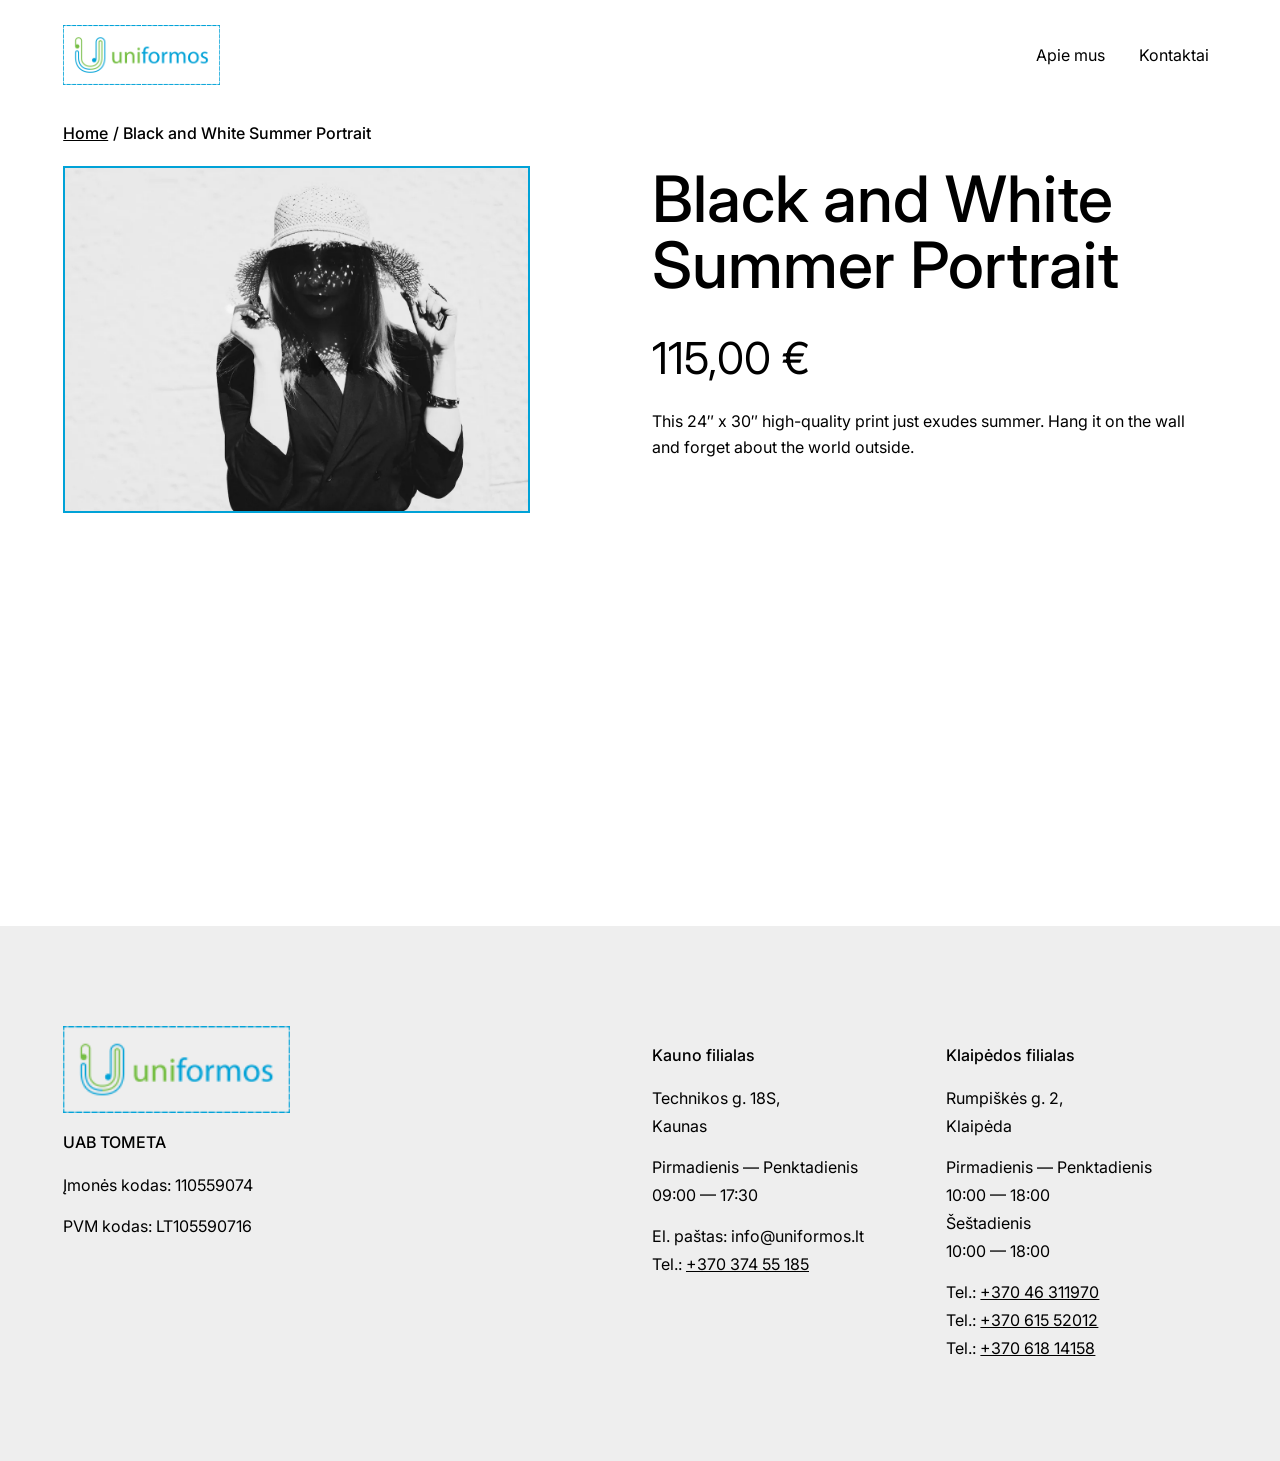
<file: Pages/product details.html>
<!DOCTYPE html>
<html lang="en">

<head>
    <meta charset="UTF-8">
    <meta name="viewport" content="width=device-width, initial-scale=1.0">
    <title>Black and White Summer Portrait – uniformos</title>
    <link rel="icon" type="image/png" href="../Images/logo.png">
<link rel="stylesheet" href="https://cdn.jsdelivr.net/npm/bootstrap@5.3.3/dist/css/bootstrap.min.css">
<link rel="stylesheet" href="https://cdnjs.cloudflare.com/ajax/libs/font-awesome/6.0.0-beta3/css/all.min.css">
<link rel="stylesheet" href="../CSS/common.css">
<link rel="stylesheet" href="../CSS/index.css">
<link rel="stylesheet" href="../CSS/responsive.css">
</head>
<body>
    <!-- =================================navbar markup start=========================== -->
    <nav class="navbar navbar-expand-lg">
        <div class="container">
            <a class="navbar-brand" href="../Pages/index.html">
                <picture>
                    <img class="navbar-logo" src="../Images/logo.png" alt="Logo">
                </picture>
            </a>
            <button class="navbar-toggler" type="button" data-bs-toggle="collapse" data-bs-target="#navbarNav"
                aria-controls="navbarNav" aria-expanded="false" aria-label="Toggle navigation">
                <span class="collapsed-bar"><i class="fa-solid fa-xmark"></i></span>
                <span class="collapsed-x"><i class="fa-solid fa-bars"></i></span>
            </button>
            <div class="collapse navbar-collapse" id="navbarNav">
                <ul class="navbar-nav">
                    <li class="nav-item">
                        <a class="nav-link" aria-current="page" href="../Pages/about.html">Apie mus</a>
                    </li>
                    <li class="nav-item">
                        <a class="nav-link" aria-current="page" href="../Pages/contact.html">Kontaktai</a>
                    </li>
                </ul>
            </div>
        </div>
    </nav>
    <!-- --------------------------------navbar markup end------------------------------ -->
    <!-- =================================product details markup start=========================== -->
<section id="product-details-part">
    <div class="container">
        <div class="row">
            <div class="col-lg-12">
                <div class="product-details-row">
                    <a class="product-home" href="../Pages/index.html">Home</a>
                    <p class="product-details-title">/ Black and White Summer Portrait</p>
                </div>
            </div>
        </div>
        <div class="row">
            <div class="col-lg-5">
                <div class="zoom-container">
                    <img class="zoom-img img-fluid w-100" src="../Images/product details img.png" alt="../Images/product details img.png">
                </div>
                </div>
            <div class="col-lg-6 offset-lg-1">
                <div class="product-item-details">
                    <h2 class="product-item-name">Black and White Summer Portrait</h2>
                    <h3 class="product-price">115,00 €</h3>
                    <p class="product-details-summery">This 24″ x 30″ high-quality print just exudes summer. Hang it on the wall and forget about the world outside. </p>
                </div>
                
            </div>
        </div>
    </div>
</section>





    <!-- --------------------------------product details markup end------------------------------ -->
    <!-- =================================footer markup start=========================== -->
    <footer id="footer-section">
        <div class="container">
            <div class="row footer-row">
                <div class="col-lg-6 col-md-6">
                    <div class="footer-section-logo">
                        <a href="../Pages/index.html">
                            <picture>
                                <img class="footer-logo img-fluid" src="../Images/logo.png" alt="Company Logo">
                            </picture>
                        </a>
                    </div>
                    <div class="footer-company-info">
                        <h2 class="branch-title">UAB TOMETA</h2>
                        <ul class="company-list">
                            <li class="company-item">Įmonės kodas: 110559074</li>
                            <li class="company-item">PVM kodas: LT105590716</li>
                        </ul>
                    </div>
                </div>
                <div class="col-lg-3 col-md-3">
                    <div class="footer-branch">
                        <h2 class="branch-title">Kauno filialas</h2>
                        <ul class="branch-info">
                            <li class="branch-item">
                                <span>Technikos g. 18S,</span>
                                <span>Kaunas</span>
                            </li>
                            <li class="branch-item">
                                <span>Pirmadienis — Penktadienis</span>
                                <span>09:00 — 17:30</span>
                            </li>
                            <li class="branch-item">
                                <span>El. paštas: info@uniformos.lt</span>
                                <span>Tel.: <a href="tel:+37037455185">+370 374 55 185</a></span>
                            </li>
                        </ul>
                    </div>
                </div>
                <div class="col-lg-3 col-md-3">
                    <div class="footer-branch">
                        <h2 class="branch-title">Klaipėdos filialas</h2>
                        <ul class="branch-info">
                            <li class="branch-item">
                                <span>Rumpiškės g. 2,</span>
                                <span>Klaipėda</span>
                            </li>
                            <li class="branch-item">
                                <span>Pirmadienis — Penktadienis</span>
                                <span>10:00 — 18:00</span>
                                <span>Šeštadienis</span>
                                <span>10:00 — 18:00</span>
                            </li>
                            <li class="branch-item">
                                <span>Tel.: <a href="tel:+37046311970">+370 46 311970</a></span>
                                <span>Tel.: <a href="tel:+37061552012">+370 615 52012</a></span>
                                <span>Tel.: <a href="tel:+37061814158">+370 618 14158</a></span>
                            </li>
                        </ul>
                    </div>
                </div>
            </div>
        </div>
    </footer>
    <!-- --------------------------------footer markup end------------------------------ -->
    <script src="https://cdn.jsdelivr.net/npm/bootstrap@5.3.3/dist/js/bootstrap.bundle.min.js"></script>
    <script src="../Js/script.js"></script>
</body>
</html>
</file>
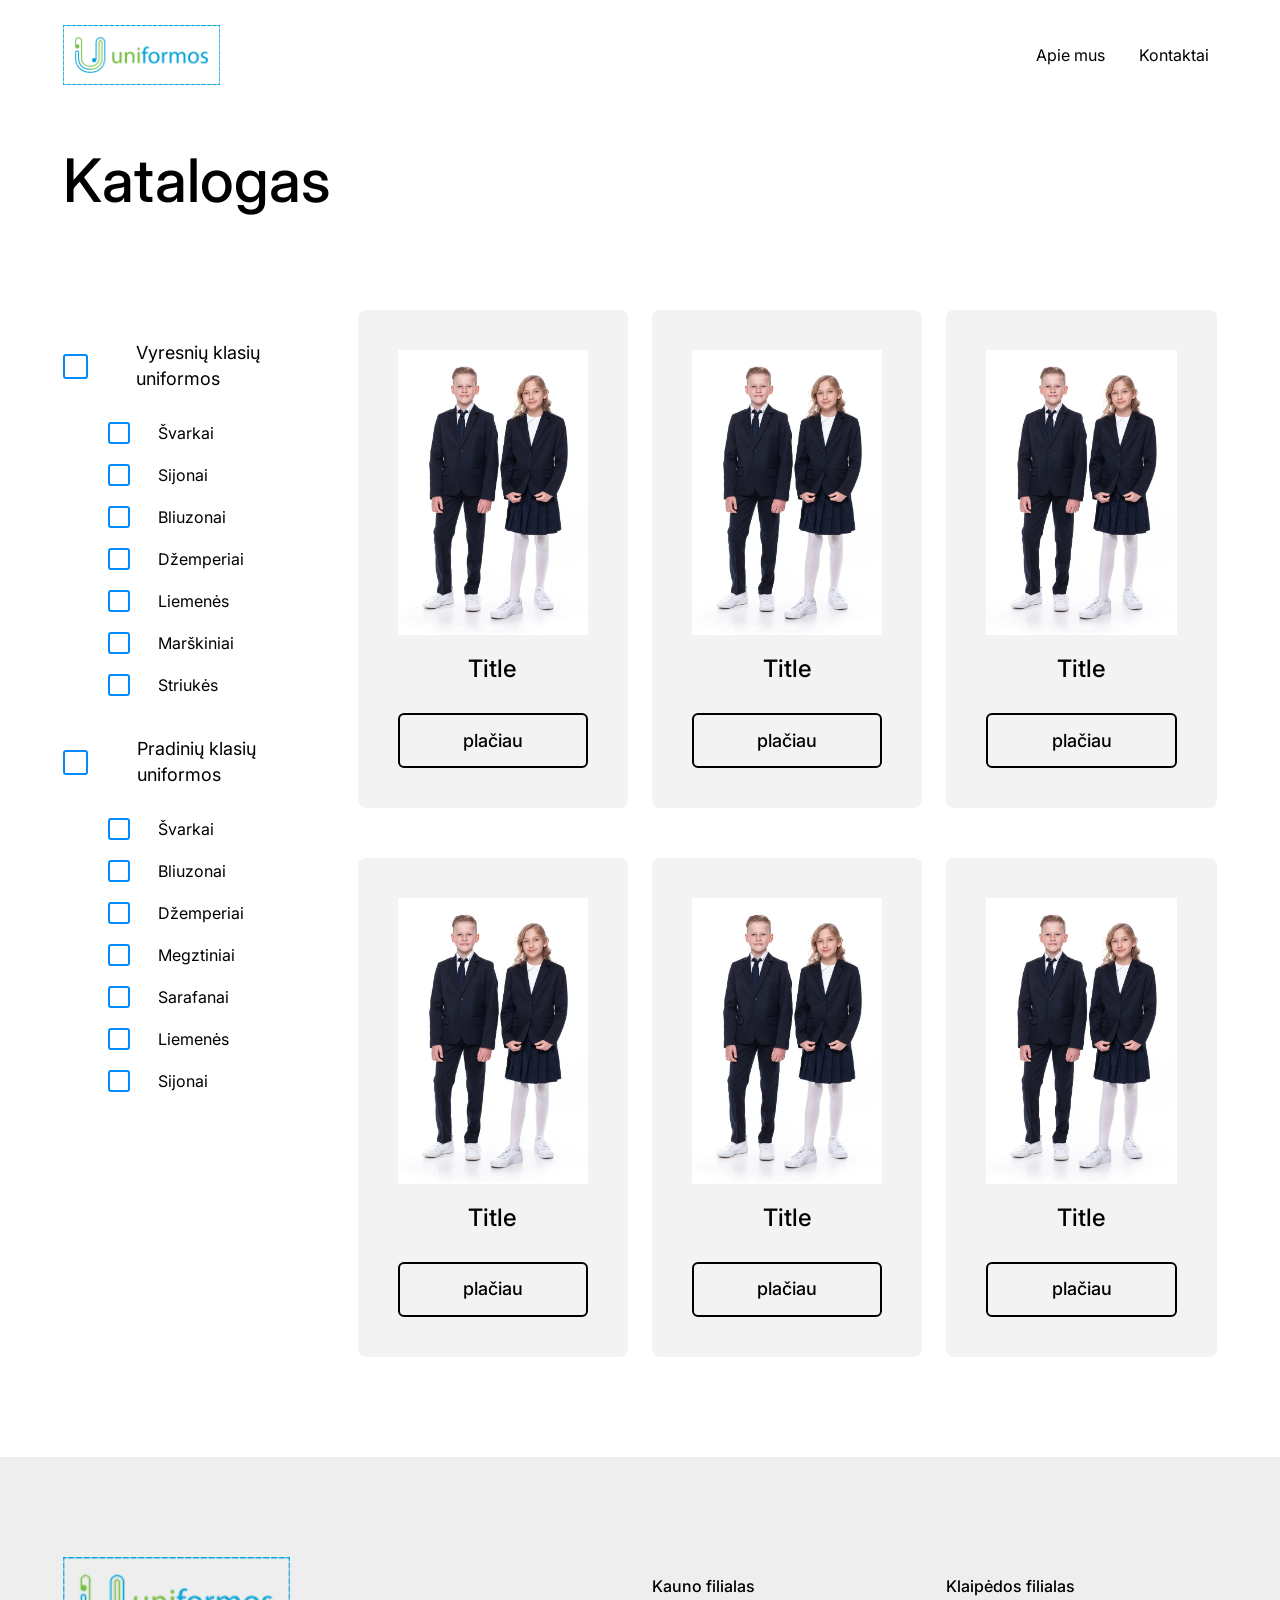
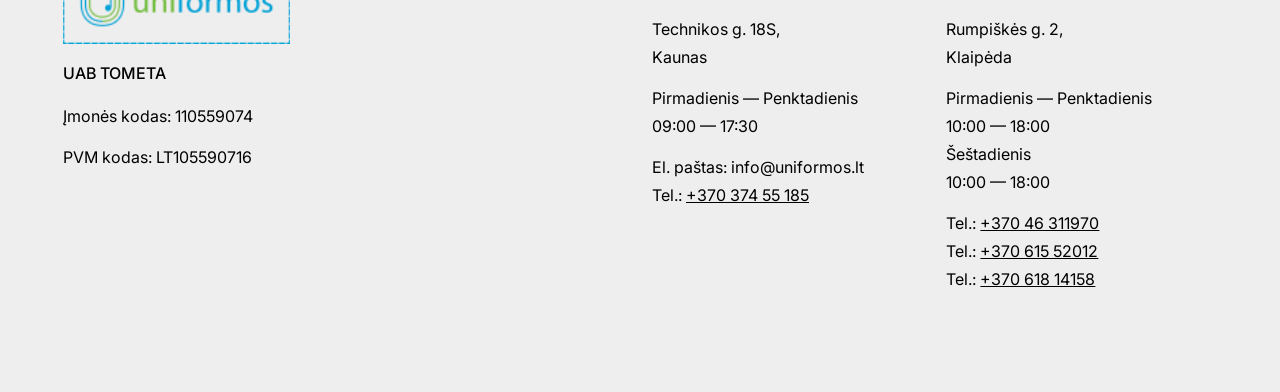
<file: Pages/product.html>
<!DOCTYPE html>
<html lang="en">

<head>
    <meta charset="UTF-8">
    <meta name="viewport" content="width=device-width, initial-scale=1.0">
    <title>Katalogas – uniformos</title>
    <link rel="icon" type="image/png" href="../Images/logo.png">
<link rel="stylesheet" href="https://cdnjs.cloudflare.com/ajax/libs/font-awesome/6.0.0-beta3/css/all.min.css">
<link rel="stylesheet" href="https://cdn.jsdelivr.net/npm/bootstrap@5.3.3/dist/css/bootstrap.min.css">
<link rel="stylesheet" href="../CSS/common.css">
<link rel="stylesheet" href="../CSS/index.css">
<link rel="stylesheet" href="../CSS/responsive.css">
</head>
<body>
    <!-- =================================navbar markup start=========================== -->
    <nav class="navbar navbar-expand-lg">
        <div class="container">
            <a class="navbar-brand" href="../Pages/index.html">
                <picture>
                    <img class="navbar-logo" src="../Images/logo.png" alt="Logo">
                </picture>
            </a>
            <button class="navbar-toggler" type="button" data-bs-toggle="collapse" data-bs-target="#navbarNav"
                aria-controls="navbarNav" aria-expanded="false" aria-label="Toggle navigation">
                <span class="collapsed-bar"><i class="fa-solid fa-xmark"></i></span>
                <span class="collapsed-x"><i class="fa-solid fa-bars"></i></span>
            </button>
            <div class="collapse navbar-collapse" id="navbarNav">
                <ul class="navbar-nav">
                    <li class="nav-item">
                        <a class="nav-link" aria-current="page" href="../Pages/about.html">Apie mus</a>
                    </li>
                    <li class="nav-item">
                        <a class="nav-link" aria-current="page" href="../Pages/contact.html">Kontaktai</a>
                    </li>
                </ul>
            </div>
        </div>
    </nav>

    <!-- --------------------------------navbar markup end------------------------------ -->
    <!-- =================================product markup start=========================== -->
    <section id="product-section">
        <div class="container">
            <div class="product-heading">
                <h2 class="product-title">Katalogas</h2>
            </div>
            <div class="row">
                <div class="col-lg-3">
                        <div class="sidebar-container">
                            <div class="sidebar-category">
                                <div class="sidebar-heading">
                                    <input type="checkbox" id="category1">
                                    <label class="category-label" for="category1">Vyresnių klasių uniformos</label>
                                    <span class="custom-checkbox sidebar-heading-checkbox"></span>
                                </div>
                                <div class="sidebar-group">
                                    <ul class="sidebar-group-list">
                                        <li class="sidebar-group-item">
                                            <input type="checkbox" id="item1">
                                            <label for="item1" class="sidebar-group-text">Švarkai</label>
                                            <span class="custom-checkbox"></span>
                                        </li>
                                        <li class="sidebar-group-item">
                                            <input type="checkbox" id="item2">
                                            <label for="item2" class="sidebar-group-text">Sijonai</label>
                                            <span class="custom-checkbox"></span>
                                        </li>
                                        <li class="sidebar-group-item">
                                            <input type="checkbox" id="item1">
                                            <label for="item1" class="sidebar-group-text">Bliuzonai</label>
                                            <span class="custom-checkbox"></span>
                                        </li>
                                        <li class="sidebar-group-item">
                                            <input type="checkbox" id="item1">
                                            <label for="item1" class="sidebar-group-text">Džemperiai</label>
                                            <span class="custom-checkbox"></span>
                                        </li>
                                        <li class="sidebar-group-item">
                                            <input type="checkbox" id="item2">
                                            <label for="item2" class="sidebar-group-text">Liemenės</label>
                                            <span class="custom-checkbox"></span>
                                        </li>
                                        <li class="sidebar-group-item">
                                            <input type="checkbox" id="item1">
                                            <label for="item1" class="sidebar-group-text">Marškiniai</label>
                                            <span class="custom-checkbox"></span>
                                        </li>
                                        <li class="sidebar-group-item">
                                            <input type="checkbox" id="item2">
                                            <label for="item2" class="sidebar-group-text">Striukės</label>
                                            <span class="custom-checkbox"></span>
                                        </li>
                                    </ul>
                                </div>
                            </div>
                            <div class="sidebar-category">
                                <div class="sidebar-heading">
                                    <input type="checkbox" id="category2">
                                    <label class="category-label" for="category2">Pradinių klasių uniformos</label>
                                    <span class="custom-checkbox sidebar-heading-checkbox"></span>
                                </div>
                                <div class="sidebar-group">
                                    <ul class="sidebar-group-list">
                                        <li class="sidebar-group-item">
                                            <input type="checkbox" id="item1">
                                            <label for="item1" class="sidebar-group-text">Švarkai</label>
                                            <span class="custom-checkbox"></span>
                                        </li>
                                        <li class="sidebar-group-item">
                                            <input type="checkbox" id="item2">
                                            <label for="item2" class="sidebar-group-text">Bliuzonai</label>
                                            <span class="custom-checkbox"></span>
                                        </li>
                                        <li class="sidebar-group-item">
                                            <input type="checkbox" id="item3">
                                            <label for="item3" class="sidebar-group-text">Džemperiai</label>
                                            <span class="custom-checkbox"></span>
                                        </li>
                                        <li class="sidebar-group-item">
                                            <input type="checkbox" id="item3">
                                            <label for="item3" class="sidebar-group-text">Megztiniai</label>
                                            <span class="custom-checkbox"></span>
                                        </li>
                                        <li class="sidebar-group-item">
                                            <input type="checkbox" id="item5">
                                            <label for="item5" class="sidebar-group-text">Sarafanai</label>
                                            <span class="custom-checkbox"></span>
                                        </li>
                                        <li class="sidebar-group-item">
                                            <input type="checkbox" id="item6">
                                            <label for="item6" class="sidebar-group-text">Liemenės</label>
                                            <span class="custom-checkbox"></span>
                                        </li>
                                        <li class="sidebar-group-item">
                                            <input type="checkbox" id="item7">
                                            <label for="item7" class="sidebar-group-text">Sijonai</label>
                                            <span class="custom-checkbox"></span>
                                        </li>
                                    </ul>
                                </div>
                            </div>
                        </div>
                </div>
                <div class="col-lg-9 ">
                    <div class="row product-row">
                        <div class="col-lg-4 col-md-6">
                            <div class="product-card">
                                <div class="product-image">
                                    <picture>
                                        <img class="product-img img-fluid w-100" src="../Images/product.png"
                                            alt="Product Image">
                                    </picture>
                                </div>
                                <div class="product-details">
                                    <h3 class="product-name">Title</h3>
                                </div>
                                <div class="product-actions">
                                    <button class="btn btn-primary">plačiau</button>
                                </div>
                            </div>
                        </div>
                        <div class="col-lg-4 col-md-6">
                            <div class="product-card">
                                <div class="product-image">
                                    <picture>
                                        <img class="product-img img-fluid w-100" src="../Images/product.png"
                                            alt="Product Image">
                                    </picture>
                                </div>
                                <div class="product-details">
                                    <h3 class="product-name">Title</h3>
                                </div>
                                <div class="product-actions">
                                    <button class="btn btn-primary">plačiau</button>
                                </div>
                            </div>
                        </div>
                        <div class="col-lg-4 col-md-6">
                            <div class="product-card">
                                <div class="product-image">
                                    <picture>
                                        <img class="product-img img-fluid w-100" src="../Images/product.png"
                                            alt="Product Image">
                                    </picture>
                                </div>
                                <div class="product-details">
                                    <h3 class="product-name">Title</h3>
                                </div>
                                <div class="product-actions">
                                    <button class="btn btn-primary">plačiau</button>
                                </div>
                            </div>
                        </div>
                        <div class="col-lg-4 col-md-6">
                            <div class="product-card">
                                <div class="product-image">
                                    <picture>
                                        <img class="product-img img-fluid w-100" src="../Images/product.png"
                                            alt="Product Image">
                                    </picture>
                                </div>
                                <div class="product-details">
                                    <h3 class="product-name">Title</h3>
                                </div>
                                <div class="product-actions">
                                    <button class="btn btn-primary">plačiau</button>
                                </div>
                            </div>
                        </div>
                        <div class="col-lg-4 col-md-6">
                            <div class="product-card">
                                <div class="product-image">
                                    <picture>
                                        <img class="product-img img-fluid w-100" src="../Images/product.png"
                                            alt="Product Image">
                                    </picture>
                                </div>
                                <div class="product-details">
                                    <h3 class="product-name">Title</h3>
                                </div>
                                <div class="product-actions">
                                    <button class="btn btn-primary">plačiau</button>
                                </div>
                            </div>
                        </div>
                        <div class="col-lg-4 col-md-6">
                            <div class="product-card">
                                <div class="product-image">
                                    <picture>
                                        <img class="product-img img-fluid w-100" src="../Images/product.png"
                                            alt="Product Image">
                                    </picture>
                                </div>
                                <div class="product-details">
                                    <h3 class="product-name">Title</h3>
                                </div>
                                <div class="product-actions">
                                    <button class="btn btn-primary">plačiau</button>
                                </div>
                            </div>
                        </div>
                    </div>
                </div>
            </div>
        </div>
    </section>

















    <!-- --------------------------------product markup end------------------------------ -->
    <!-- =================================footer markup start=========================== -->
    <footer id="footer-section">
        <div class="container">
            <div class="row footer-row">
                <div class="col-lg-6 col-md-6">
                    <div class="footer-section-logo">
                        <a href="../Pages/index.html">
                            <picture>
                                <img class="footer-logo img-fluid" src="../Images/logo.png" alt="Company Logo">
                            </picture>
                        </a>
                    </div>
                    <div class="footer-company-info">
                        <h2 class="branch-title">UAB TOMETA</h2>
                        <ul class="company-list">
                            <li class="company-item">Įmonės kodas: 110559074</li>
                            <li class="company-item">PVM kodas: LT105590716</li>
                        </ul>
                    </div>
                </div>
                <div class="col-lg-3 col-md-3">
                    <div class="footer-branch">
                        <h2 class="branch-title">Kauno filialas</h2>
                        <ul class="branch-info">
                            <li class="branch-item">
                                <span>Technikos g. 18S,</span>
                                <span>Kaunas</span>
                            </li>
                            <li class="branch-item">
                                <span>Pirmadienis — Penktadienis</span>
                                <span>09:00 — 17:30</span>
                            </li>
                            <li class="branch-item">
                                <span>El. paštas: info@uniformos.lt</span>
                                <span>Tel.: <a href="tel:+37037455185">+370 374 55 185</a></span>
                            </li>
                        </ul>
                    </div>
                </div>
                <div class="col-lg-3 col-md-3">
                    <div class="footer-branch">
                        <h2 class="branch-title">Klaipėdos filialas</h2>
                        <ul class="branch-info">
                            <li class="branch-item">
                                <span>Rumpiškės g. 2,</span>
                                <span>Klaipėda</span>
                            </li>
                            <li class="branch-item">
                                <span>Pirmadienis — Penktadienis</span>
                                <span>10:00 — 18:00</span>
                                <span>Šeštadienis</span>
                                <span>10:00 — 18:00</span>
                            </li>
                            <li class="branch-item">
                                <span>Tel.: <a href="tel:+37046311970">+370 46 311970</a></span>
                                <span>Tel.: <a href="tel:+37061552012">+370 615 52012</a></span>
                                <span>Tel.: <a href="tel:+37061814158">+370 618 14158</a></span>
                            </li>
                        </ul>
                    </div>
                </div>
            </div>
        </div>
    </footer>
    <!-- --------------------------------footer markup end------------------------------ -->
    <script src="https://cdn.jsdelivr.net/npm/bootstrap@5.3.3/dist/js/bootstrap.bundle.min.js"></script>
    <script src="../Js/script.js"></script>
</body>

</html>
</file>
<file: CSS/common.css>
/* =======================font link start===================== */
@import url('https://fonts.googleapis.com/css2?family=Inter:ital,opsz,wght@0,14..32,100..900;1,14..32,100..900&display=swap');
/* --------------------font link end---------------------- */
/* =======================common css start===================== */
* {
    padding: 0%;
    margin: 0%;
    outline: 0;
    box-sizing: border-box;
}

ul,
ol,
li {
    list-style: none;
}

h1,
h2,
h3,
h4,
h5,
h6,
p,
ul,
ol,
li,
div,
img,
span,
a {
    padding: 0;
    margin: 0;
    outline: 0;
}

img {
    vertical-align: middle;
}

a {
    text-decoration: none;
    display: inline-block;
}
body{
    background: #ffffff;
}
.container {
    max-width: 1440px;
    width: 92%;
}
/* ----------------------common css end----------------------- */
/* ======================css veriable part start==================== */
:root{
    --inter: "Inter", sans-serif;
    --common-color: #00a2d7;
}

/* ----------------------css veriable part end----------------------- */
/* ======================navbar part start==================== */
.navbar{
    width: 100%;
    position: absolute;
    padding: 20px 0;
}
.menu_fixed {
    position: fixed !important;
    top: 0;
    left: 0;
    background: #eeeeee !important;
    z-index: 999;
    animation: slide 1s;
}

@keyframes slide {
    from {
        top: -20%;
    }

    to {
        top: 0;
    }
}

.navbar-nav{
    width: 100%;
    display: flex;
    justify-content: end;
    column-gap: 18px;
}
.nav-link{
    font: 400 16px/26.4px var(--inter);
    color: #000;
}
.navbar-logo{
    max-width: 157px;
    max-height: 64px;
}
/* ----------------------navbar part end----------------------- */
/*==============================footer part start========================== */
#footer-section{
    padding: 100px 0;
    background: #eeeeee;
}
.footer-logo{
    width: 227px;
}
.company-list{
    display: flex;
    flex-direction: column;
    row-gap: 15px;
    margin-top: 20px;
}
.company-item{
    font: 400 16px/26px var(--inter);
    color: #000;
}
.branch-title{
    font: 500 16px/19px var(--inter);
    color: #000;
    margin: 20px 0;
}
.branch-info{
    display: flex;
    flex-direction: column;
    row-gap: 15px;
}
.branch-item span{
    font: 400 16px/26px var(--inter);
    color: #000;
}
.branch-item{
    display: flex;
    flex-direction: column;
    row-gap: 2px;
}
.branch-item span a{
    font: 400 16px/26px var(--inter);
    color: #000;
    text-decoration: underline;
}
/* ------------------------------footer part end--------------------------- */
img.map {
    max-width: 100%;
}
</file>
<file: CSS/index.css>
/* ======================css veriable part start==================== */
:root {
    --inter: "Inter", sans-serif;
    --common-color: #00a2d7;
}

/* ----------------------css veriable part end----------------------- */
/* ======================banner markup start==================== */
#banner-part {
    padding: 200px 0 100px;
}

.banner-heading {
    font: 500 64px/62px var(--inter);
    color: #000;
}

.banner-description {
    font: 400 16px/24px var(--inter);
    color: #000;
    margin-top: 20px;
}

.common-btn {
    width: 118px;
    height: 54px;
    background: var(--common-color);
    display: flex;
    justify-content: center;
    align-items: center;
    font: 400 16px/24px var(--inter);
    color: #fff;
    border: 0px;
    margin-top: 25px;
    transition: all linear .1s;
}

.common-btn:hover {
    background: #000;
}

/* ----------------------banner markup end----------------------- */
/* ======================why choose us markup start==================== */
#why-choose-us {
    padding-bottom: 50px;
}

.section-title {
    font: 500 50px/50px var(--inter);
    color: #000;
    text-align: center;
    margin: 0% auto;
    margin-bottom: 60px;
}

.feature-img {
    width: 80%;
}

.feature-summary {
    font: 500 24px/28.8px var(--inter);
    color: #000;
    margin-top: 40px;
}

/* ----------------------why choose us markup end----------------------- */
/* ======================uniform_part markup start==================== */
#uniform-section {
    padding: 80px 0;
}

.uniform-content {
    display: flex;
    flex-direction: column;
    row-gap: 150px;
}

.uniform-img {
    border-radius: 100em;
    aspect-ratio: 1;
    object-fit: cover;
}

.uniform-title {
    font: 500 42px/43px var(--inter);
    color: #000;
}

.uniform-description {
    font: 400 16px/26px var(--inter);
    color: #000;
    margin: 20px 0 30px;
}

/* ----------------------uniform_part markup end----------------------- */
/* ===========================about us markup start======================= */
#aboutUs_part {
    padding: 150px 0 50px;
}

.aboutUs_title {
    font: 500 60px/60px var(--inter);
    color: #000;
}

.aboutUs_summery {
    font: 400 16px/26px var(--inter);
    color: #000;
    margin-top: 15px;
}

.aboutUs_left_row {
    display: flex;
    justify-content: space-between;
    align-items: start;
    flex-wrap: wrap;
    row-gap: 40px;
    margin-top: 60px;
}

.aboutUs_left_item h3 {
    max-width: 344px;
    height: 57px;
    padding-left: 20px;
    border-left: 1px solid #1e1e1e40;
    font: 500 24px/28px var(--inter);
    color: var(--common-color);
}

.aboutUs_video iframe {
    width: 100%;
    max-width: 600px;
    height: 315px;
}

.about_right_list {
    margin-top: 15px;
    padding-left: 30px;
}

.about_right_item {
    font: 400 16px/26px var(--inter);
    color: #000;
    list-style-type: disc;
}

.about_right_item::marker {
    color: #000;
}

/* --------------------------about us markup end--------------------------- */
/* ==========================ourService markup start======================= */
#ourService {
    padding: 100px 0;
}

.ourService_title {
    font: 500 60px/60px var(--inter);
    color: #000;
    text-align: center;
    margin: 50px 0 150px;
}

.ourService_row {
    padding: 50px 0;
    border-bottom: 2px solid #4747471a;
}

.ourService_heading_title {
    font: 500 40px/40px var(--inter);
    color: var(--common-color);
}

.ourService_summery,
.ourService_item {
    font: 400 16px/26px var(--inter);
    color: #000;
}

.ourService_list {
    padding-left: 40px;
    margin-top: 20px;
}

.ourService_item {
    list-style-type: disc;
}

/* --------------------------ourService markup end--------------------------- */
/* ===========================product markup start============================ */
#product-section {
    padding: 150px 0 100px;
}
.sidebar-container{
    display: flex;
    flex-direction: column;
    row-gap: 40px;
    margin-top: 30px;
}
.sidebar-heading{
    display: flex;
    justify-content: start;
    align-items: center;
    column-gap: 50px;
}
#category1, #category2{
    width: 25px;
    height: 25px;
    cursor: pointer;
}
.category-label{
    font: 400 18px/26px var(--inter);
    color: #000;
}
.sidebar-group-list {
	padding-left: 45px;
	row-gap: 20px;
	display: flex;
	flex-direction: column;
	margin-top: 30px;
}
.sidebar-group-item{
    display: flex;
    justify-content: start;
    gap: 15px 50px;
}
.sidebar-group-text{
    font: 400 16px/22px var(--inter);
    color: #000;
}
.sidebar-group-item input, .sidebar-heading input[type="checkbox"] {
    opacity: 0;
    width: 0;
    height: 0;
}
.custom-checkbox {
	position: absolute;
	width: 22px;
	height: 22px;
	border: 2px solid #048aff;
	border-radius: 3px;
	cursor: pointer;
}
.sidebar-heading-checkbox{
    width: 25px;
    height: 25px;
}
.sidebar-heading .checkbox-active::after {
	left: 7.2px;
	top: 2px;
	width: 8px;
	height: 14px;
	border-width: 0 3px 3px 0;
}
.checkbox-active::after {
	content: "";
	position: absolute;
	left: 6.2px;
	top: 2px;
	width: 7px;
	height: 12px;
	border: solid var(--common-color);
	border-width: 0 2px 2px 0;
	transform: rotate(45deg);
}
.product-title {
    font: 500 60px/60px var(--inter);
    color: #000;
    margin-bottom: 100px;
}
.product-row {
    row-gap: 50px;
}
.product-card {
    width: 100%;
    background: #F3F3F3;
    padding: 40px;
    border-radius: 8px;
}
.product-name {
    font: 500 24px/28px var(--inter);
    color: #000;
    text-align: center;
    margin: 20px 0 30px;
}

.btn-primary {
    width: 100%;
    height: 55px;
    background: transparent;
    font: 500 18px/18px var(--inter);
    color: #000000;
    border: 2px solid #000;
    transition: all linear .2s;
    border-radius: 6px;
}

.btn-primary:hover {
    background: var(--common-color);
    border-color: var(--common-color);
}

/* -------------------------------product markup end--------------------------- */
/* ===========================contact markup start============================= */
#contact-section {
    padding: 150px 0 70px;
}

.contact-title {
    font: 500 80px/80px var(--inter);
    color: #000;
    text-align: center;
    margin-bottom: 50px;
}
.form-title {
    font: 500 60px/60px var(--inter);
    color: #000;
    margin-bottom: 20px;
}

.contact-content {
    display: flex;
    flex-direction: column;
    row-gap: 70px;
}

#contact-form {
    display: flex;
    flex-direction: column;
    row-gap: 20px;
}

.form-group {
    width: 100%;
    height: 60px;
    border: 1px solid var(--common-color);
    position: relative;
}

#name-input,
#email-input,
#phone-input,
#message-textarea {
    width: 100%;
    height: 100%;
    border: none;
    padding: 0 15px;
}

#message-textarea {
    padding: 15px 15px;
}

.form-group input:focus~label,
.form-group input:valid~label {
    top: -14px;
    font-size: 13px;
    transition-delay: linear .3s;
}

.form-group textarea:focus~label,
.form-group textarea:valid~label {
    top: -14px;
    font-size: 13px;
    transition-delay: linear .3s;
}

.form-label {
    position: absolute;
    top: 0%;
    left: 15px;
    transform: translateY(62%);
    pointer-events: none;
    font-size: 16px;
    font-weight: 400;
    font-family: var(--inter);
    color: #000;
    transition: all linear .2s;
}

.form-label .required-indicator {
    font-size: 85%;
    font-weight: 400;
    opacity: .6;
}

.message-group {
    height: 100% !important;
}

.submit-button {
    width: 81px;
    height: 54px;
    border: none;
    background: var(--common-color);
    font: 400 16px/16px var(--inter);
    color: #fff;
    display: flex;
    justify-content: center;
    align-items: center;
    transition: all linear .2s;
}

.submit-button:hover {
    background: #000;
}

.map-section iframe {
	width: 100%;
	height: 350px;
}
.address-section {
    justify-content: space-between;
}

.address-title {
    font: 500 24px/28px var(--inter);
    color: #000;
    margin: 12px 0 20px;
}

.address-item {
    font: 400 16px/24px var(--inter);
    color: #000;
}

.address-link {
    font: 400 16px/16px var(--inter);
    color: #000;
    text-decoration: underline;
}
/* ---------------------------contact markup end-------------------------------- */
/* ========================product details markup start ==================== */
#product-details-part {
	padding: 120px 0 200px;
}
.product-details-row{
    display: flex;
    column-gap: 5px;
    margin-bottom: 20px;
}
.product-details-title, .product-home{
    font: 500 16px/26px var(--inter);
    color: #000;
}
.product-home{
    text-decoration: underline;
}
.product-slider-row{
    justify-content: center;
}
.product-zoom-img{
    position: relative;
}
.pop-Up-active {
	position: absolute;
	width: 800px;
	display: flex;
	justify-content: center;
	align-items: center;
	top: 79%;
	left: 50%;
	transform: translate(-50%,-50%);
}
.pop-Up-active .zoom-container{
    height: auto;
}
.pop-Up-active .Thumbnail-group{
    display: none;
}
.cancle-button {
	font: 500 36px/36px var(--inter);
	color: red;
	position: absolute;
	top: -3%;
	right: -6%;
    display: none;
    cursor: pointer;
}
.pop-Up-active .cancle-button{
    display: inline;
}
.zoom-container {
	width: 100%;
	overflow: hidden;
	height: 560px;
}
.zoom-img{
    width: 100%;
    cursor: pointer;
    border: 2px solid var(--common-color);
}
.Thumbnail-group {
	display: flex;
	justify-content: center;
	column-gap: 15px;
	position: absolute;
	bottom: -170px;
	left: 50%;
	transform: translate(-50%,-50%);
}
.Thumbnail-group .Thumbnail-img {
	width: 90px;
	height: 100px;
	cursor: pointer;
}
.Thumbnail-group:has(.active) .Thumbnail-img:not(.active) {
    opacity: 0.4;
}
.product-item-name{
    font: 500 64px/66px var(--inter);
    color: #000;
}
.product-price {
	font: 400 44px/60px var(--inter);
	color: #000;
	margin: 30px 0 20px;
}
.product-details-summery{
    font: 400 16px/26px var(--inter);
    color: #000;
}
.product-details-btn{
    width: 338px;
    height: 80px;
    border: 2px solid var(--common-color);
    border-radius: 50px;
    background: transparent;
    display: flex;
    justify-content: center;
    align-items: center;
    font: 400 18px/16px var(--inter);
    color: var(--common-color);
    margin-top: 30px;
    transition: all linear .3s;
}
.product-details-btn:hover{
    background: var(--common-color);
    color: #fff;
}


/* ---------------------------product details markup end-------------------------------- */
</file>
<file: CSS/responsive.css>
@import url(../Responsive/Extra\ Small\ Device.css);
@import url(../Responsive/Small\ Device.css);
@import url(../Responsive/Medium\ Device.css);
@import url(../Responsive/Large\ Device.css);
@import url(../Responsive/Extra\ Large\ Device.css);
</file>
